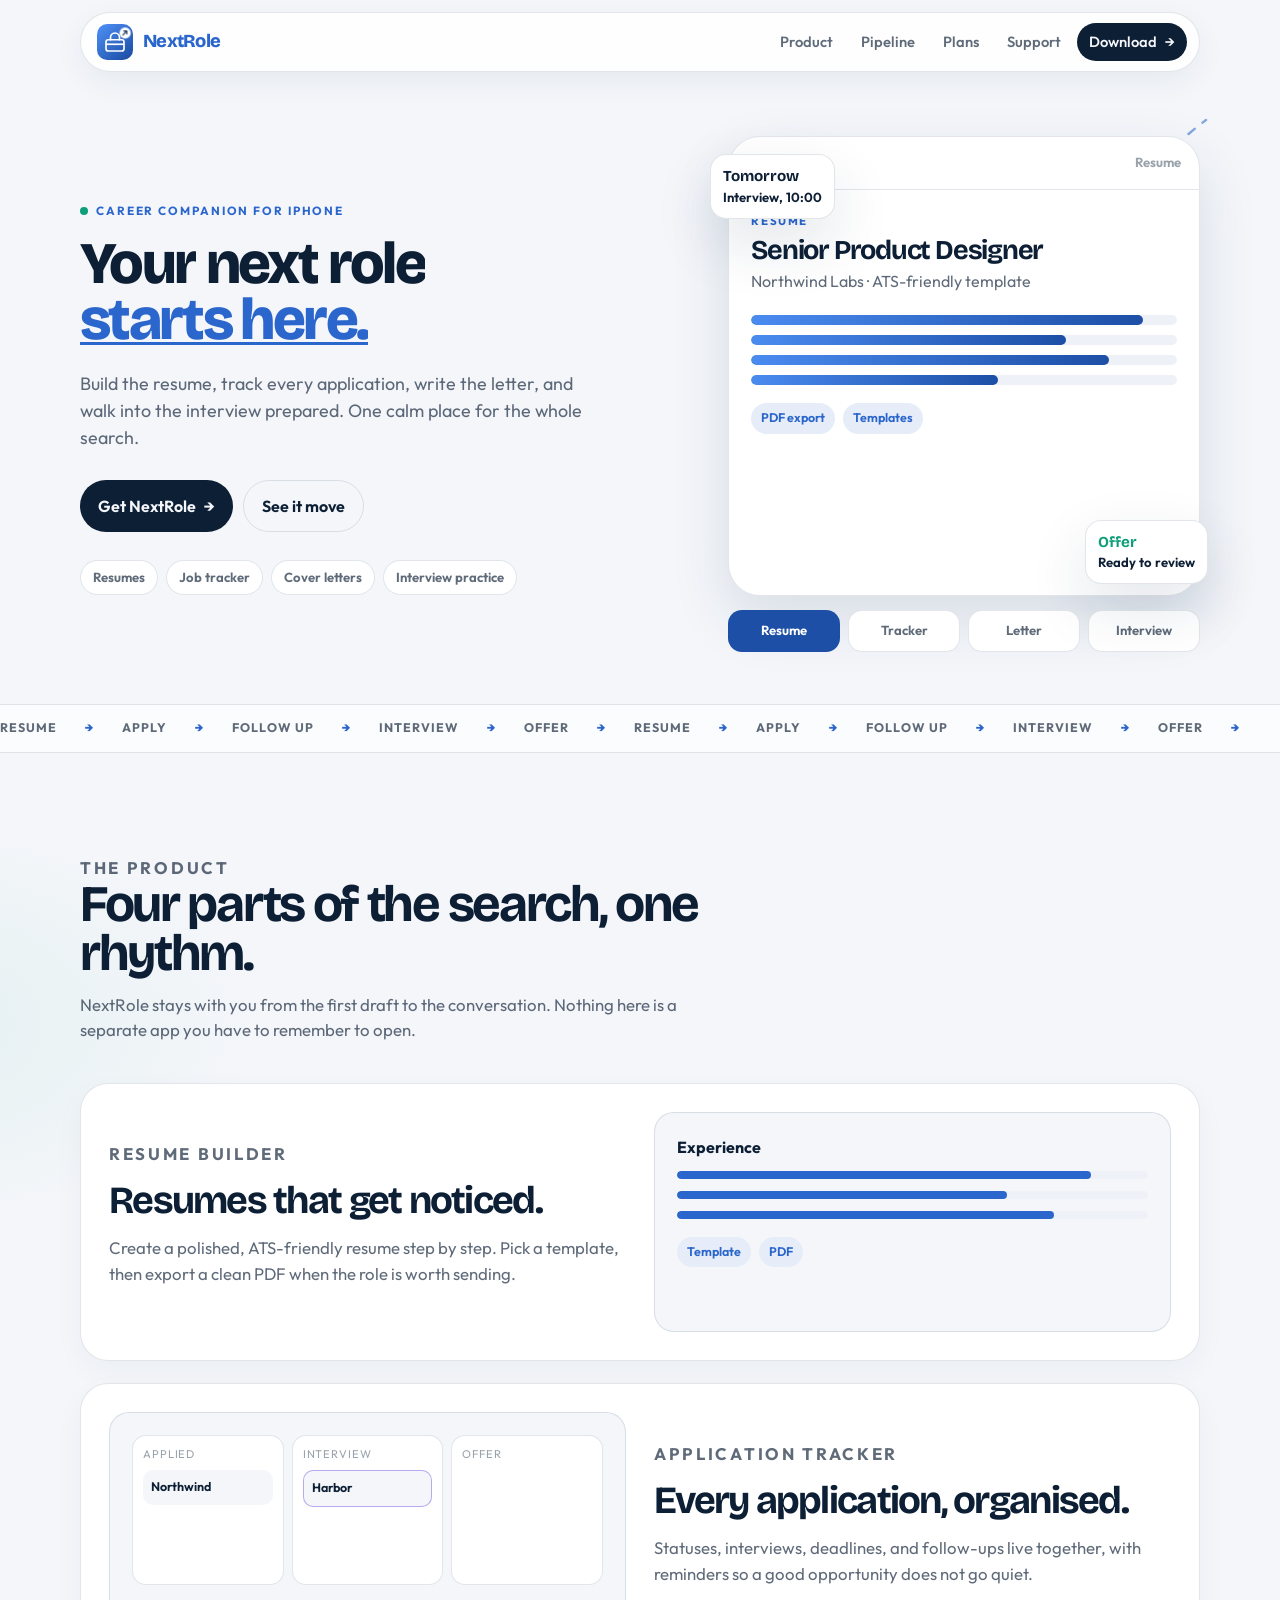
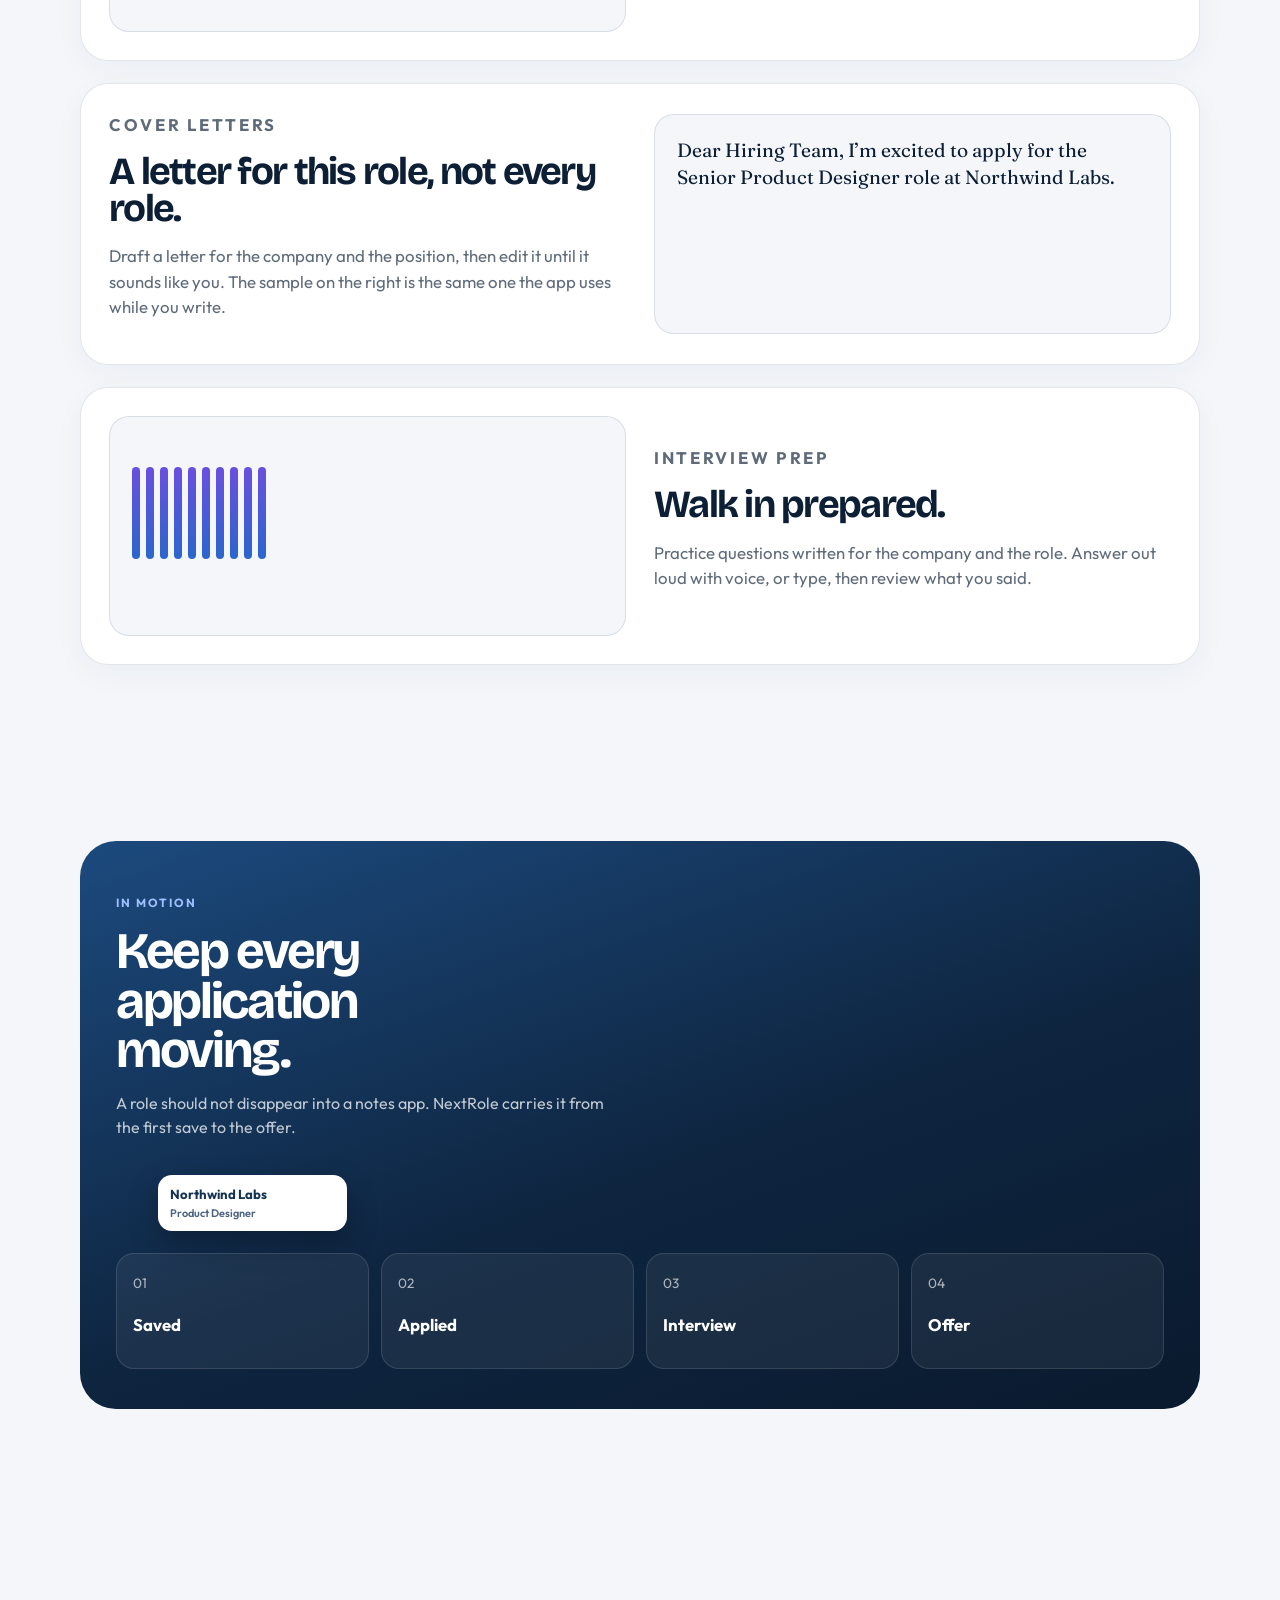
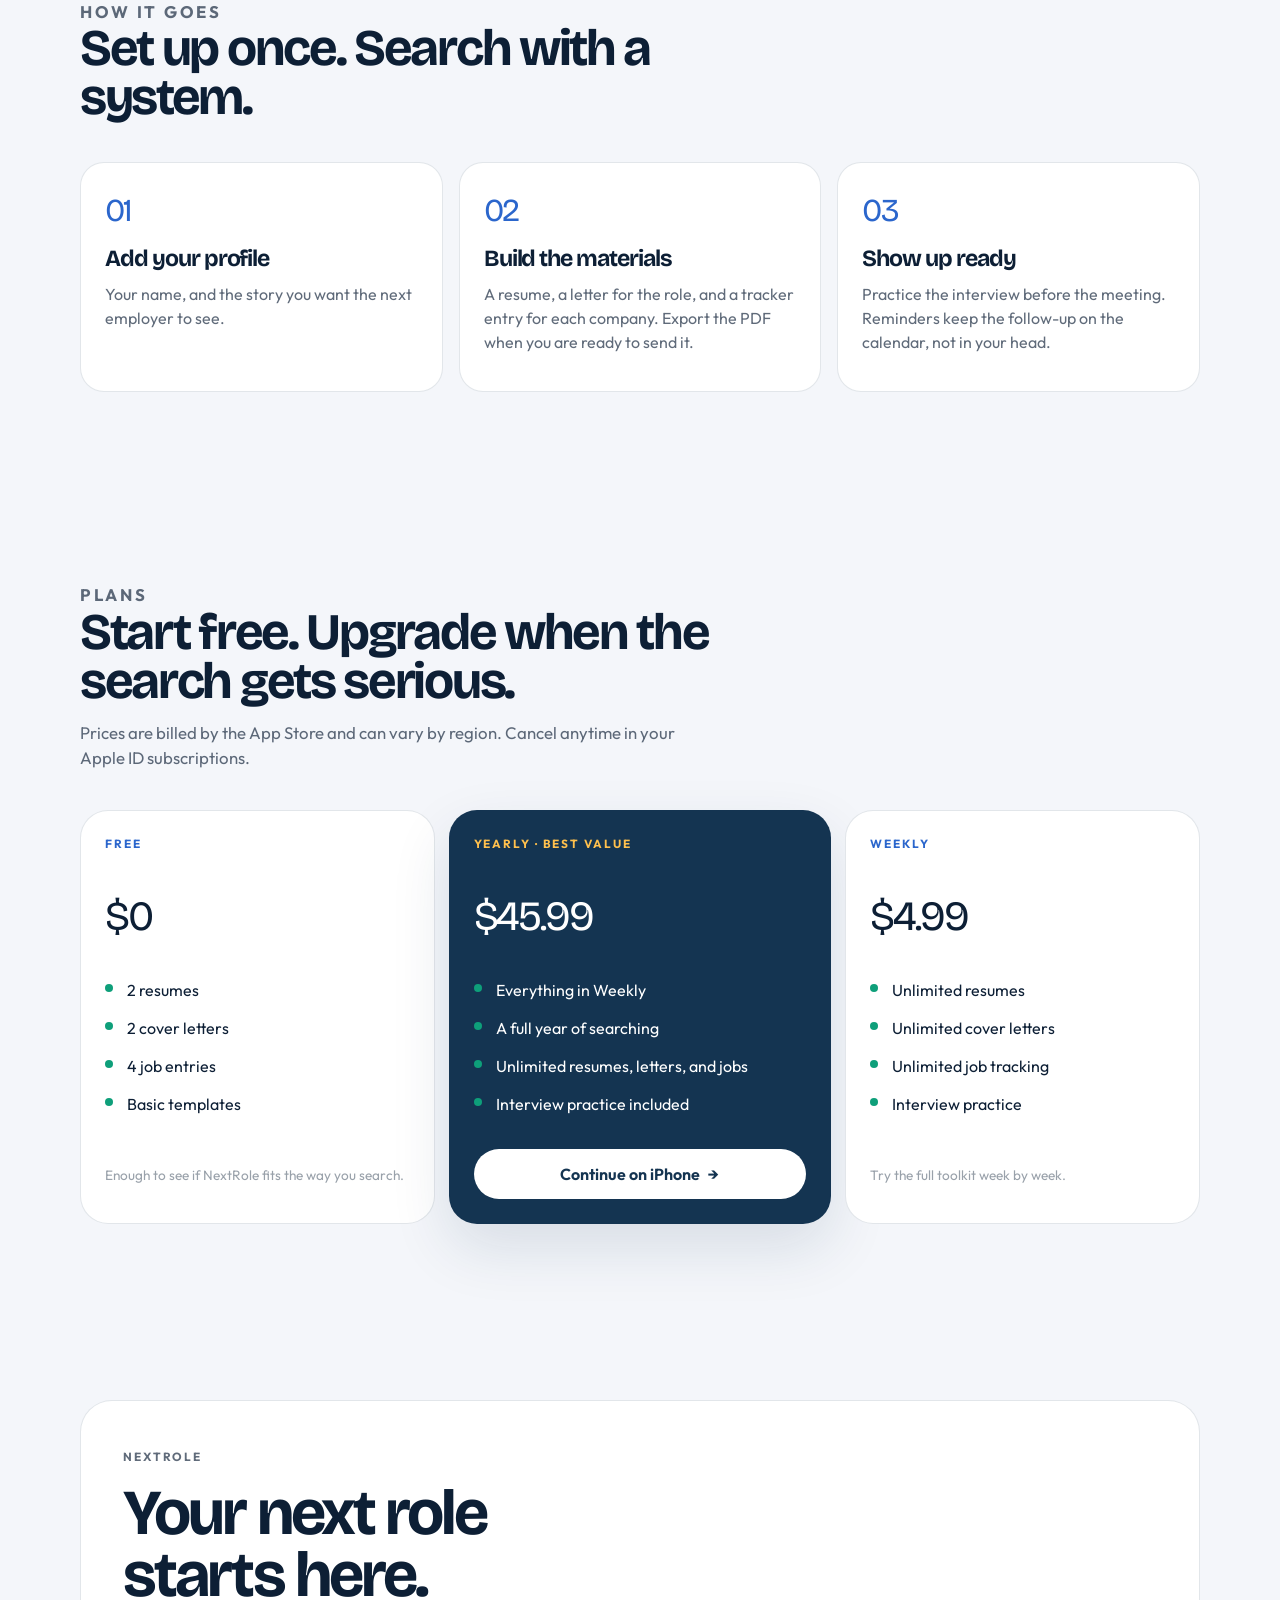
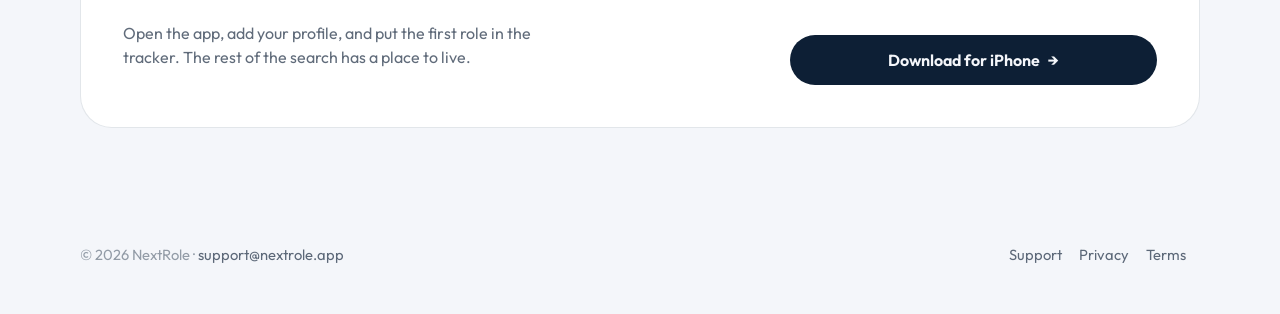
<file: index.html>
<!DOCTYPE html>
<html lang="en">
<head>
  <meta charset="UTF-8">
  <meta name="viewport" content="width=device-width, initial-scale=1.0">
  <title>NextRole — Your next role starts here</title>
  <meta name="description" content="NextRole is the iPhone career companion for resumes, job tracking, cover letters, and interview practice.">
  <meta name="theme-color" content="#0E2540">
  <link rel="icon" href="data:image/svg+xml,%3Csvg xmlns='http://www.w3.org/2000/svg' viewBox='0 0 64 64'%3E%3Crect width='64' height='64' rx='16' fill='%23306FD3'/%3E%3Cpath d='M22 26v-3a10 10 0 0 1 20 0v3' fill='none' stroke='white' stroke-width='3.5' stroke-linecap='round'/%3E%3Crect x='14' y='26' width='36' height='22' rx='5' fill='none' stroke='white' stroke-width='3.5'/%3E%3C/svg%3E">
  <link rel="preconnect" href="https://fonts.googleapis.com">
  <link rel="preconnect" href="https://fonts.gstatic.com" crossorigin>
  <link href="https://fonts.googleapis.com/css2?family=Bricolage+Grotesque:opsz,wght@12..96,560;12..96,700;12..96,800&family=Fraunces:opsz,wght@9..144,520&family=Outfit:wght@400;500;600;700&display=swap" rel="stylesheet">
  <script type="application/ld+json">
  {
    "@context": "https://schema.org",
    "@type": "SoftwareApplication",
    "name": "NextRole",
    "operatingSystem": "iOS",
    "applicationCategory": "BusinessApplication",
    "description": "Build resumes, track applications, write cover letters, and practice interviews.",
    "offers": { "@type": "Offer", "price": "0", "priceCurrency": "USD" },
    "url": "https://apps.apple.com/app/id6748329307"
  }
  </script>
  <style>
    :root {
      --canvas: #f4f6fa;
      --canvas-deep: #e7edf5;
      --surface: #ffffff;
      --surface-alt: #eef2f8;
      --ink: #0d1f35;
      --ink-2: rgba(13, 31, 53, 0.66);
      --ink-3: rgba(13, 31, 53, 0.42);
      --line: rgba(20, 52, 81, 0.12);
      --blue: #2b66cc;
      --blue-bright: #4a8bf0;
      --blue-deep: #1d4fa6;
      --navy: #143451;
      --hero-a: #1c4a7e;
      --hero-b: #0e2540;
      --hero-c: #0a1a2e;
      --mint: #0e9f7a;
      --amber: #b86e04;
      --violet: #6a4fe0;
      --shadow: 0 24px 60px rgba(20, 52, 81, 0.12);
      --radius: 24px;
      --ease: cubic-bezier(0.22, 1, 0.36, 1);
      --font-display: "Bricolage Grotesque", "Avenir Next", "Segoe UI", sans-serif;
      --font-body: "Outfit", "Segoe UI", sans-serif;
      --font-serif: "Fraunces", Georgia, serif;
      color-scheme: light dark;
    }

    @media (prefers-color-scheme: dark) {
      :root {
        --canvas: #080f1c;
        --canvas-deep: #050a14;
        --surface: #111b2c;
        --surface-alt: #18243a;
        --ink: #f1f5fb;
        --ink-2: rgba(241, 245, 251, 0.7);
        --ink-3: rgba(241, 245, 251, 0.46);
        --line: rgba(255, 255, 255, 0.12);
        --blue: #7aafff;
        --amber: #ffc04d;
        --mint: #45d8ae;
        --violet: #b3a4ff;
        --shadow: 0 24px 60px rgba(0, 0, 0, 0.45);
      }
    }

    * { box-sizing: border-box; }
    html { scroll-behavior: smooth; }
    body {
      margin: 0;
      font-family: var(--font-body);
      color: var(--ink);
      background:
        radial-gradient(900px 420px at 90% -10%, rgba(74, 139, 240, 0.16), transparent 60%),
        radial-gradient(700px 380px at -10% 20%, rgba(14, 159, 122, 0.08), transparent 55%),
        var(--canvas);
      line-height: 1.5;
    }
    img, svg { display: block; max-width: 100%; }
    a { color: inherit; }
    button, a { -webkit-tap-highlight-color: transparent; }
    :focus-visible {
      outline: 3px solid var(--blue);
      outline-offset: 3px;
    }

    .progress {
      position: fixed;
      top: 0;
      left: 0;
      height: 3px;
      width: 0;
      z-index: 40;
      background: linear-gradient(90deg, var(--blue-bright), var(--mint));
      transform-origin: left center;
    }

    .wrap {
      width: min(1120px, calc(100% - 40px));
      margin: 0 auto;
    }

    .nav {
      position: sticky;
      top: 0;
      z-index: 30;
      display: flex;
      align-items: center;
      justify-content: space-between;
      gap: 16px;
      width: min(1120px, calc(100% - 24px));
      margin: 12px auto 0;
      padding: 10px 12px 10px 16px;
      background: color-mix(in srgb, var(--surface) 84%, transparent);
      border: 1px solid var(--line);
      border-radius: 999px;
      backdrop-filter: blur(16px);
      box-shadow: 0 10px 30px rgba(20, 52, 81, 0.06);
    }
    .brand {
      display: flex;
      align-items: center;
      gap: 10px;
      text-decoration: none;
      font-family: var(--font-display);
      font-weight: 800;
      letter-spacing: -0.04em;
      font-size: 1.15rem;
    }
    .brand span:last-child { color: var(--blue); }
    .mark {
      width: 36px;
      height: 36px;
      flex: none;
    }
    .mark .badge {
      transform-origin: center;
      animation: pop 0.8s var(--ease) both;
    }
    .nav-links {
      display: flex;
      align-items: center;
      gap: 4px;
    }
    .nav-links a {
      text-decoration: none;
      font-size: 0.92rem;
      font-weight: 560;
      color: var(--ink-2);
      padding: 8px 12px;
      border-radius: 999px;
    }
    .nav-links a:hover { color: var(--ink); background: var(--surface-alt); }
    .nav-links a.btn-ink,
    .nav-links a.btn-ink:hover {
      color: var(--canvas);
      background: var(--ink);
    }
    .nav-toggle {
      display: none;
      border: 1px solid var(--line);
      background: var(--surface);
      color: var(--ink);
      border-radius: 999px;
      padding: 8px 14px;
      font: inherit;
      font-weight: 650;
    }

    .btn {
      display: inline-flex;
      align-items: center;
      justify-content: center;
      gap: 8px;
      text-decoration: none;
      border: 0;
      cursor: pointer;
      font: inherit;
      font-weight: 650;
      border-radius: 999px;
      padding: 13px 18px;
      transition: transform 0.35s var(--ease), background 0.3s ease;
    }
    .btn:hover { transform: translateY(-2px); }
    .btn-ink {
      background: var(--ink);
      color: var(--canvas);
    }
    .btn-ghost {
      background: transparent;
      color: var(--ink);
      border: 1px solid var(--line);
    }
    .btn .arrow { transition: transform 0.35s var(--ease); }
    .btn:hover .arrow { transform: translateX(4px); }

    .hero {
      display: grid;
      grid-template-columns: 1.12fr 0.88fr;
      gap: 48px;
      align-items: center;
      padding: 64px 0 28px;
    }
    .kicker {
      display: inline-flex;
      align-items: center;
      gap: 8px;
      margin: 0 0 16px;
      font-size: 0.74rem;
      font-weight: 700;
      letter-spacing: 0.16em;
      text-transform: uppercase;
      color: var(--blue);
    }
    .dot {
      width: 8px;
      height: 8px;
      border-radius: 50%;
      background: var(--mint);
      box-shadow: 0 0 0 0 rgba(14, 159, 122, 0.6);
      animation: ping 2.2s ease-out infinite;
    }
    h1, h2, h3 { font-family: var(--font-display); letter-spacing: -0.045em; line-height: 0.96; margin: 0; }
    h1 {
      font-size: clamp(2.9rem, 4.6vw, 4.35rem);
      font-weight: 800;
      max-width: none;
    }
    h1 .line { display: block; }
    .mask { display: inline-block; overflow: hidden; vertical-align: bottom; }
    .word {
      display: inline-block;
      transform: translateY(115%);
    }
    .hero.in .word { transform: none; transition: transform 0.85s var(--ease); }
    .hero.in .line:first-of-type .mask:nth-child(1) .word { transition-delay: 0.02s; }
    .hero.in .line:first-of-type .mask:nth-child(2) .word { transition-delay: 0.08s; }
    .hero.in .line:first-of-type .mask:nth-child(3) .word { transition-delay: 0.14s; }
    .hero.in .line:last-of-type .mask .word { transition-delay: 0.24s; }
    .accent {
      color: var(--blue);
      background-image: linear-gradient(currentColor, currentColor);
      background-repeat: no-repeat;
      background-position: 0 92%;
      background-size: 0 3px;
    }
    .hero.in .accent { background-size: 100% 3px; transition: background-size 0.7s var(--ease) 0.55s; }
    .lead {
      max-width: 42ch;
      margin: 22px 0 0;
      font-size: 1.12rem;
      color: var(--ink-2);
    }
    .hero-actions { display: flex; flex-wrap: wrap; gap: 10px; margin-top: 28px; }
    .pills { display: flex; flex-wrap: wrap; gap: 8px; margin-top: 28px; }
    .pill {
      font-size: 0.82rem;
      font-weight: 650;
      padding: 7px 12px;
      border-radius: 999px;
      background: var(--surface);
      border: 1px solid var(--line);
      color: var(--ink-2);
    }

    .stage { position: relative; min-height: 520px; }
    .path {
      position: absolute;
      width: 240px;
      height: 300px;
      right: -36px;
      top: -46px;
      z-index: 0;
      pointer-events: none;
    }
    .path path {
      fill: none;
      stroke: var(--blue);
      stroke-width: 2.5;
      stroke-dasharray: 8 10;
      stroke-linecap: round;
      opacity: 0.55;
      stroke-dashoffset: 420;
    }
    .hero.in .path path { animation: draw 2.4s var(--ease) 0.2s forwards; }
    .device {
      position: relative;
      z-index: 1;
      background: var(--surface);
      border: 1px solid var(--line);
      border-radius: 32px;
      box-shadow: var(--shadow);
      overflow: hidden;
      min-height: 460px;
    }
    .device-top {
      display: flex;
      align-items: center;
      justify-content: space-between;
      padding: 16px 18px;
      border-bottom: 1px solid var(--line);
      font-size: 0.82rem;
      font-weight: 650;
      color: var(--ink-3);
    }
    .screen { position: relative; height: 390px; }
    .scene {
      position: absolute;
      inset: 0;
      padding: 22px;
      opacity: 0;
      transform: translateY(16px) scale(0.985);
      transition: opacity 0.5s var(--ease), transform 0.55s var(--ease);
      pointer-events: none;
    }
    .device[data-scene="resume"] .scene-resume,
    .device[data-scene="tracker"] .scene-tracker,
    .device[data-scene="letter"] .scene-letter,
    .device[data-scene="interview"] .scene-interview {
      opacity: 1;
      transform: none;
      pointer-events: auto;
    }
    .doc-kicker { font-size: 0.72rem; letter-spacing: 0.14em; text-transform: uppercase; color: var(--blue); font-weight: 700; }
    .doc h3 { font-size: 1.7rem; margin-top: 8px; }
    .doc p { margin: 6px 0 0; color: var(--ink-2); }
    .lines { margin-top: 22px; display: grid; gap: 10px; }
    .line-bar {
      height: 10px;
      border-radius: 999px;
      background: var(--surface-alt);
      overflow: hidden;
      position: relative;
    }
    .line-bar i {
      display: block;
      height: 100%;
      width: 0;
      border-radius: inherit;
      background: linear-gradient(90deg, var(--blue-bright), var(--blue-deep));
    }
    .device[data-scene="resume"] .line-bar i { animation: fill 1.1s var(--ease) forwards; }
    .line-bar:nth-child(1) i { width: 92%; }
    .line-bar:nth-child(2) i { width: 74%; animation-delay: 0.12s; }
    .line-bar:nth-child(3) i { width: 84%; animation-delay: 0.22s; }
    .line-bar:nth-child(4) i { width: 58%; animation-delay: 0.32s; }
    .chips { display: flex; gap: 8px; margin-top: 18px; flex-wrap: wrap; }
    .chip {
      font-size: 0.78rem;
      font-weight: 650;
      padding: 6px 10px;
      border-radius: 999px;
      background: color-mix(in srgb, var(--blue) 12%, var(--surface));
      color: var(--blue);
    }

    .job {
      display: flex;
      align-items: center;
      justify-content: space-between;
      gap: 12px;
      padding: 14px 0;
      border-bottom: 1px solid var(--line);
    }
    .job strong { display: block; font-size: 0.98rem; }
    .job span { color: var(--ink-3); font-size: 0.82rem; }
    .status {
      font-size: 0.75rem;
      font-weight: 700;
      padding: 5px 9px;
      border-radius: 999px;
      white-space: nowrap;
    }
    .status.blue { color: var(--blue); background: color-mix(in srgb, var(--blue) 14%, var(--surface)); }
    .status.violet { color: var(--violet); background: color-mix(in srgb, var(--violet) 14%, var(--surface)); }
    .status.mint { color: var(--mint); background: color-mix(in srgb, var(--mint) 16%, var(--surface)); }
    .status.amber { color: var(--amber); background: color-mix(in srgb, var(--amber) 16%, var(--surface)); }
    .device[data-scene="tracker"] .job { animation: rise 0.6s var(--ease) both; }
    .device[data-scene="tracker"] .job:nth-child(2) { animation-delay: 0.08s; }
    .device[data-scene="tracker"] .job:nth-child(3) { animation-delay: 0.16s; }

    .letter {
      font-family: var(--font-serif);
      font-size: 1.12rem;
      line-height: 1.45;
      color: var(--ink);
    }
    .typed {
      display: inline;
      background: linear-gradient(var(--ink), var(--ink)) left / 0 100% no-repeat;
      -webkit-background-clip: text;
      background-clip: text;
      color: transparent;
    }
    .device[data-scene="letter"] .typed {
      animation: type 2.6s steps(42, end) forwards;
    }
    .caret {
      display: inline-block;
      width: 2px;
      height: 1em;
      background: var(--amber);
      margin-left: 2px;
      vertical-align: text-bottom;
      animation: blink 0.9s steps(1) infinite;
    }

    .question { font-family: var(--font-display); font-size: 1.55rem; letter-spacing: -0.04em; line-height: 1.05; }
    .wave {
      display: flex;
      align-items: flex-end;
      gap: 6px;
      height: 92px;
      margin-top: 28px;
    }
    .wave i {
      display: block;
      width: 8px;
      height: 100%;
      border-radius: 999px;
      background: linear-gradient(180deg, var(--violet), var(--blue));
      transform-origin: bottom;
      animation: bar 1.1s ease-in-out infinite;
    }
    .wave i:nth-child(odd) { animation-duration: 0.85s; }
    .listen {
      margin-top: 18px;
      color: var(--ink-2);
      font-weight: 600;
    }

    .scene-tabs {
      position: relative;
      z-index: 2;
      display: flex;
      gap: 8px;
      margin-top: 14px;
    }
    .scene-tabs button {
      flex: 1;
      border: 1px solid var(--line);
      background: var(--surface);
      color: var(--ink-2);
      border-radius: 14px;
      padding: 10px 8px;
      font: inherit;
      font-size: 0.82rem;
      font-weight: 650;
      cursor: pointer;
    }
    .scene-tabs button[aria-selected="true"] {
      color: white;
      background: #1d4fa6;
      border-color: transparent;
    }

    .float {
      position: absolute;
      z-index: 3;
      background: var(--surface);
      border: 1px solid var(--line);
      border-radius: 16px;
      padding: 10px 12px;
      box-shadow: var(--shadow);
      font-size: 0.82rem;
      font-weight: 650;
      animation: float 5.5s ease-in-out infinite;
    }
    .float b { display: block; font-family: var(--font-display); font-size: 0.95rem; }
    .float.one { top: 18px; left: -18px; }
    .float.two { right: -8px; bottom: 72px; animation-delay: -2s; }

    .marquee {
      overflow: hidden;
      border-block: 1px solid var(--line);
      background: color-mix(in srgb, var(--surface) 70%, transparent);
      margin-top: 20px;
    }
    .marquee-track {
      display: flex;
      gap: 28px;
      width: max-content;
      padding: 14px 0;
      animation: ticker 28s linear infinite;
      font-weight: 700;
      letter-spacing: 0.08em;
      text-transform: uppercase;
      font-size: 0.78rem;
      color: var(--ink-2);
    }
    .marquee b { color: var(--blue); font-weight: 800; }

    section { padding: 88px 0; }
    .section-head { max-width: 640px; margin-bottom: 40px; }
    .section-head h2 { font-size: clamp(2.2rem, 4vw, 3.5rem); }
    .section-head p { margin: 14px 0 0; color: var(--ink-2); font-size: 1.05rem; }

    .chapters { display: grid; gap: 22px; }
    .chapter {
      display: grid;
      grid-template-columns: 1fr 1fr;
      gap: 28px;
      align-items: center;
      background: var(--surface);
      border: 1px solid var(--line);
      border-radius: 28px;
      padding: 28px;
      box-shadow: 0 10px 30px rgba(20, 52, 81, 0.04);
    }
    .chapter h3 { font-size: clamp(1.8rem, 3vw, 2.5rem); }
    .chapter p { color: var(--ink-2); font-size: 1.05rem; }
    .mini {
      background: var(--canvas);
      border-radius: 20px;
      min-height: 220px;
      padding: 22px;
      border: 1px solid var(--line);
      overflow: hidden;
    }
    .grow {
      height: 8px;
      border-radius: 99px;
      background: var(--surface-alt);
      margin-top: 12px;
      overflow: hidden;
    }
    .grow span {
      display: block;
      height: 100%;
      width: 0;
      background: var(--blue);
      border-radius: inherit;
    }
    .chapter.in .grow span { animation: fill 1.2s var(--ease) forwards; }
    .board {
      display: grid;
      grid-template-columns: repeat(3, 1fr);
      gap: 8px;
    }
    .col {
      background: var(--surface);
      border-radius: 14px;
      padding: 10px;
      min-height: 150px;
      border: 1px solid var(--line);
    }
    .col em { display: block; font-style: normal; font-size: 0.7rem; letter-spacing: 0.08em; text-transform: uppercase; color: var(--ink-3); margin-bottom: 8px; }
    .cardlet {
      background: var(--canvas);
      border-radius: 10px;
      padding: 8px;
      font-size: 0.78rem;
      font-weight: 650;
      margin-bottom: 8px;
    }
    .cardlet.live {
      border: 1px solid color-mix(in srgb, var(--violet) 45%, transparent);
      animation: rise 0.8s var(--ease) both;
    }
    .serif-snippet {
      font-family: var(--font-serif);
      font-size: 1.2rem;
      line-height: 1.4;
    }

    .pipeline {
      background: linear-gradient(160deg, var(--hero-a), var(--hero-b) 55%, var(--hero-c));
      color: white;
      border-radius: 36px;
      padding: 48px 36px 40px;
      position: relative;
      overflow: hidden;
    }
    .pipeline .kicker { color: #9ec0ff; }
    .pipeline h2 { font-size: clamp(2.2rem, 4vw, 3.4rem); max-width: 12ch; }
    .pipeline .sub { color: rgba(255,255,255,0.74); max-width: 46ch; }
    .rail {
      position: relative;
      margin-top: 36px;
      display: grid;
      grid-template-columns: repeat(4, 1fr);
      gap: 12px;
      padding-top: 78px;
    }
    .station {
      position: relative;
      z-index: 1;
      background: rgba(255,255,255,0.06);
      border: 1px solid rgba(255,255,255,0.12);
      border-radius: 18px;
      padding: 16px;
      min-height: 116px;
    }
    .station strong { display: block; margin-top: 18px; font-size: 1.05rem; }
    .station span { color: rgba(255,255,255,0.65); font-size: 0.85rem; }
    .mover {
      position: absolute;
      top: 0;
      left: 4%;
      width: 18%;
      background: white;
      color: var(--navy);
      border-radius: 14px;
      padding: 10px 12px;
      font-weight: 700;
      font-size: 0.82rem;
      box-shadow: 0 12px 30px rgba(0,0,0,0.25);
      z-index: 2;
      animation: travel 8s var(--ease) infinite;
    }
    .mover small { display: block; font-weight: 600; color: #4d6480; }

    .steps { display: grid; grid-template-columns: repeat(3, 1fr); gap: 16px; }
    .step {
      padding: 24px;
      border-radius: 24px;
      background: var(--surface);
      border: 1px solid var(--line);
      min-height: 230px;
    }
    .num {
      font-family: var(--font-display);
      font-size: 2rem;
      color: var(--blue);
      letter-spacing: -0.05em;
    }
    .step h3 { font-size: 1.45rem; margin: 12px 0; }
    .step p { margin: 0; color: var(--ink-2); }

    .plans { display: grid; grid-template-columns: 1fr 1.08fr 1fr; gap: 14px; align-items: stretch; }
    .plan {
      background: var(--surface);
      border: 1px solid var(--line);
      border-radius: 28px;
      padding: 24px;
      display: flex;
      flex-direction: column;
      gap: 8px;
    }
    .plan.featured {
      background: #143451;
      color: white;
      transform: translateY(-10px);
      box-shadow: var(--shadow);
    }
    .plan .price {
      font-family: var(--font-display);
      font-size: 2.6rem;
      letter-spacing: -0.05em;
      margin: 8px 0;
    }
    .plan ul { margin: 8px 0 18px; padding: 0; list-style: none; color: inherit; }
    .plan li { padding: 7px 0 7px 22px; position: relative; }
    .plan li::before {
      content: "";
      position: absolute;
      left: 0;
      top: 13px;
      width: 8px;
      height: 8px;
      border-radius: 50%;
      background: var(--mint);
    }
    .plan .fine { color: var(--ink-3); font-size: 0.85rem; margin-top: auto; }
    .plan.featured .fine { color: rgba(255,255,255,0.65); }
    .plan.featured .btn-ink { background: white; color: var(--navy); }

    .close {
      display: grid;
      grid-template-columns: 1.4fr 0.8fr;
      gap: 24px;
      align-items: end;
      background: var(--surface);
      border-radius: 32px;
      padding: 42px;
      border: 1px solid var(--line);
      overflow: hidden;
      position: relative;
    }
    .close h2 { font-size: clamp(2.4rem, 5vw, 4rem); max-width: 10ch; }
    .close p { color: var(--ink-2); max-width: 42ch; }

    footer {
      display: flex;
      justify-content: space-between;
      gap: 18px;
      flex-wrap: wrap;
      padding: 28px 0 48px;
      color: var(--ink-3);
      font-size: 0.92rem;
    }
    footer a { color: var(--ink-2); text-decoration: none; margin-right: 14px; }
    footer a:hover { color: var(--blue); }

    .reveal {
      opacity: 0;
      transform: translateY(28px);
    }
    .reveal.in {
      opacity: 1;
      transform: none;
      transition: opacity 0.8s var(--ease), transform 0.8s var(--ease);
    }

    @keyframes pop {
      0% { transform: scale(0); }
      70% { transform: scale(1.08); }
      100% { transform: scale(1); }
    }
    @keyframes ping {
      0% { box-shadow: 0 0 0 0 rgba(14, 159, 122, 0.55); }
      100% { box-shadow: 0 0 0 12px rgba(14, 159, 122, 0); }
    }
    @keyframes draw { to { stroke-dashoffset: 0; } }
    @keyframes ride {
      0% { offset-distance: 0%; }
      100% { offset-distance: 100%; }
    }
    @keyframes fill { to { width: var(--w, 80%); } }
    @keyframes rise {
      from { opacity: 0; transform: translateY(10px); }
      to { opacity: 1; transform: none; }
    }
    @keyframes type { to { background-size: 100% 100%; } }
    @keyframes blink { 50% { opacity: 0; } }
    @keyframes bar {
      0%, 100% { transform: scaleY(0.28); }
      50% { transform: scaleY(1); }
    }
    @keyframes float {
      0%, 100% { transform: translateY(0); }
      50% { transform: translateY(-8px); }
    }
    @keyframes ticker {
      from { transform: translateX(0); }
      to { transform: translateX(-50%); }
    }
    @keyframes hop {
      0%, 18% { transform: translateX(0); }
      32%, 50% { transform: translateX(calc(100% + 8px)); }
      64%, 82% { transform: translateX(calc(200% + 16px)); }
      100% { transform: translateX(0); }
    }
    @keyframes travel {
      0%, 15% { left: 3%; }
      30%, 45% { left: 27%; }
      60%, 75% { left: 52%; }
      88%, 100% { left: 76%; }
    }

    @media (max-width: 900px) {
      .hero, .chapter, .steps, .plans, .close, .rail { grid-template-columns: 1fr; }
      .plan.featured { transform: none; }
      .nav-toggle { display: inline-flex; }
      .nav-links {
        display: none;
        position: absolute;
        top: calc(100% + 8px);
        left: 0;
        right: 0;
        flex-direction: column;
        align-items: stretch;
        padding: 10px;
        background: var(--surface);
        border: 1px solid var(--line);
        border-radius: 20px;
        box-shadow: var(--shadow);
      }
      .nav-links.open { display: flex; }
      .nav { position: sticky; }
      .float, .mover, .path { display: none; }
      .stage { min-height: 0; }
      .chapter > .mini { order: 2; }
      .chapter > div:not(.mini) { order: 1; }
      .rail { grid-template-columns: 1fr 1fr; }
      h1 { max-width: none; }
      section { padding: 64px 0; }
    }

    @media (prefers-reduced-motion: reduce) {
      *, *::before, *::after {
        animation: none !important;
        transition: none !important;
        scroll-behavior: auto !important;
      }
      .word { transform: none; }
      .reveal { opacity: 1; transform: none; }
      .typed { color: var(--ink); background: none; }
      .line-bar i, .grow span { width: 80%; }
    }
  </style>
</head>
<body>
  <div class="progress" id="progress"></div>
  <header class="nav">
    <a class="brand" href="#top" aria-label="NextRole home">
      <svg class="mark" viewBox="0 0 64 64" aria-hidden="true">
        <defs>
          <linearGradient id="g" x1="8" y1="4" x2="58" y2="60" gradientUnits="userSpaceOnUse">
            <stop stop-color="#4A8BF0"/>
            <stop offset="1" stop-color="#1D4FA6"/>
          </linearGradient>
        </defs>
        <rect width="64" height="64" rx="18" fill="url(#g)"/>
        <path d="M24 28v-4a8 8 0 0 1 16 0v4" fill="none" stroke="#fff" stroke-width="3" stroke-linecap="round"/>
        <rect x="16" y="28" width="32" height="20" rx="4" fill="none" stroke="#fff" stroke-width="3"/>
        <path d="M16 36h32" stroke="#fff" stroke-width="3"/>
        <g class="badge">
          <circle cx="50" cy="16" r="10" fill="#fff"/>
          <path d="M46 19.5 53 12.5M53 12.5h-5.2M53 12.5v5.2" fill="none" stroke="#143451" stroke-width="2" stroke-linecap="round" stroke-linejoin="round"/>
        </g>
      </svg>
      <span>Next<span>Role</span></span>
    </a>
    <button class="nav-toggle" id="navToggle" aria-expanded="false" aria-controls="navLinks">Menu</button>
    <nav class="nav-links" id="navLinks">
      <a href="#product">Product</a>
      <a href="#pipeline">Pipeline</a>
      <a href="#plans">Plans</a>
      <a href="support.html">Support</a>
      <a class="btn btn-ink" href="https://apps.apple.com/app/id6748329307">Download <span class="arrow" aria-hidden="true">→</span></a>
    </nav>
  </header>

  <main id="top">
    <div class="wrap hero" id="hero">
      <div>
        <p class="kicker"><span class="dot" aria-hidden="true"></span> Career companion for iPhone</p>
        <h1>
          <span class="line"><span class="mask"><span class="word">Your</span></span> <span class="mask"><span class="word">next</span></span> <span class="mask"><span class="word">role</span></span></span>
          <span class="line"><span class="mask"><span class="word accent">starts here.</span></span></span>
        </h1>
        <p class="lead">Build the resume, track every application, write the letter, and walk into the interview prepared. One calm place for the whole search.</p>
        <div class="hero-actions">
          <a class="btn btn-ink" href="https://apps.apple.com/app/id6748329307">Get NextRole <span class="arrow" aria-hidden="true">→</span></a>
          <a class="btn btn-ghost" href="#product">See it move</a>
        </div>
        <div class="pills" aria-label="What NextRole includes">
          <span class="pill">Resumes</span>
          <span class="pill">Job tracker</span>
          <span class="pill">Cover letters</span>
          <span class="pill">Interview practice</span>
        </div>
      </div>

      <div class="stage">
        <svg class="path" viewBox="0 0 240 300" aria-hidden="true">
          <path d="M20 270 C 80 250, 90 120, 210 30"/>
        </svg>
        <aside class="float one"><b>Tomorrow</b> Interview, 10:00</aside>
        <aside class="float two"><b style="color:#0E9F7A">Offer</b> Ready to review</aside>
        <div class="device" id="device" data-scene="resume">
          <div class="device-top">
            <span>NextRole</span>
            <span id="sceneLabel">Resume</span>
          </div>
          <div class="screen">
            <article class="scene scene-resume doc">
              <div class="doc-kicker">Resume</div>
              <h3>Senior Product Designer</h3>
              <p>Northwind Labs · ATS-friendly template</p>
              <div class="lines" aria-hidden="true">
                <div class="line-bar"><i style="--w:92%"></i></div>
                <div class="line-bar"><i style="--w:74%"></i></div>
                <div class="line-bar"><i style="--w:84%"></i></div>
                <div class="line-bar"><i style="--w:58%"></i></div>
              </div>
              <div class="chips">
                <span class="chip">PDF export</span>
                <span class="chip">Templates</span>
              </div>
            </article>
            <article class="scene scene-tracker">
              <div class="doc-kicker">Tracker</div>
              <div class="job"><div><strong>Northwind Labs</strong><span>Product Designer</span></div><span class="status violet">Interview</span></div>
              <div class="job"><div><strong>Harbor Studio</strong><span>Product Designer</span></div><span class="status blue">Applied</span></div>
              <div class="job"><div><strong>Fieldwork</strong><span>Design Lead</span></div><span class="status mint">Offer</span></div>
              <div class="job"><div><strong>Paper &amp; Co</strong><span>Brand Designer</span></div><span class="status amber">Follow-up</span></div>
            </article>
            <article class="scene scene-letter">
              <div class="doc-kicker">Cover letter</div>
              <p class="letter"><span class="typed">Dear Hiring Team, I’m excited to apply for the Senior Product Designer role at Northwind Labs.</span><span class="caret" aria-hidden="true"></span></p>
            </article>
            <article class="scene scene-interview">
              <div class="doc-kicker">Interview</div>
              <p class="question">Tell us about a product you shipped.</p>
              <div class="wave" aria-hidden="true">
                <i style="animation-delay:.0s"></i><i style="animation-delay:.1s"></i><i style="animation-delay:.2s"></i><i style="animation-delay:.05s"></i><i style="animation-delay:.18s"></i><i style="animation-delay:.12s"></i><i style="animation-delay:.22s"></i><i style="animation-delay:.08s"></i><i style="animation-delay:.16s"></i><i style="animation-delay:.04s"></i><i style="animation-delay:.2s"></i><i style="animation-delay:.11s"></i>
              </div>
              <p class="listen">Speak your answer, or type it.</p>
            </article>
          </div>
        </div>
        <div class="scene-tabs" role="tablist" aria-label="Product scenes">
          <button role="tab" id="tab-resume" aria-selected="true" aria-controls="device">Resume</button>
          <button role="tab" id="tab-tracker" aria-selected="false" aria-controls="device">Tracker</button>
          <button role="tab" id="tab-letter" aria-selected="false" aria-controls="device">Letter</button>
          <button role="tab" id="tab-interview" aria-selected="false" aria-controls="device">Interview</button>
        </div>
      </div>
    </div>

    <div class="marquee" aria-hidden="true">
      <div class="marquee-track">
        <span>Resume</span><b>→</b><span>Apply</span><b>→</b><span>Follow up</span><b>→</b><span>Interview</span><b>→</b><span>Offer</span><b>→</b>
        <span>Resume</span><b>→</b><span>Apply</span><b>→</b><span>Follow up</span><b>→</b><span>Interview</span><b>→</b><span>Offer</span><b>→</b>
      </div>
    </div>

    <section id="product">
      <div class="wrap">
        <div class="section-head reveal">
          <p class="kicker">The product</p>
          <h2>Four parts of the search, one rhythm.</h2>
          <p>NextRole stays with you from the first draft to the conversation. Nothing here is a separate app you have to remember to open.</p>
        </div>
        <div class="chapters">
          <article class="chapter reveal">
            <div>
              <p class="kicker">Resume builder</p>
              <h3>Resumes that get noticed.</h3>
              <p>Create a polished, ATS-friendly resume step by step. Pick a template, then export a clean PDF when the role is worth sending.</p>
            </div>
            <div class="mini" aria-hidden="true">
              <strong>Experience</strong>
              <div class="grow"><span style="--w:88%"></span></div>
              <div class="grow"><span style="--w:70%"></span></div>
              <div class="grow"><span style="--w:80%"></span></div>
              <div class="chips"><span class="chip">Template</span><span class="chip">PDF</span></div>
            </div>
          </article>
          <article class="chapter reveal">
            <div class="mini" aria-hidden="true">
              <div class="board">
                <div class="col"><em>Applied</em><div class="cardlet">Northwind</div></div>
                <div class="col"><em>Interview</em><div class="cardlet live">Harbor</div></div>
                <div class="col"><em>Offer</em></div>
              </div>
            </div>
            <div>
              <p class="kicker">Application tracker</p>
              <h3>Every application, organised.</h3>
              <p>Statuses, interviews, deadlines, and follow-ups live together, with reminders so a good opportunity does not go quiet.</p>
            </div>
          </article>
          <article class="chapter reveal">
            <div>
              <p class="kicker">Cover letters</p>
              <h3>A letter for this role, not every role.</h3>
              <p>Draft a letter for the company and the position, then edit it until it sounds like you. The sample on the right is the same one the app uses while you write.</p>
            </div>
            <div class="mini serif-snippet">Dear Hiring Team, I’m excited to apply for the Senior Product Designer role at Northwind Labs.</div>
          </article>
          <article class="chapter reveal">
            <div class="mini" aria-hidden="true">
              <div class="wave">
                <i></i><i></i><i></i><i></i><i></i><i></i><i></i><i></i><i></i><i></i>
              </div>
            </div>
            <div>
              <p class="kicker">Interview prep</p>
              <h3>Walk in prepared.</h3>
              <p>Practice questions written for the company and the role. Answer out loud with voice, or type, then review what you said.</p>
            </div>
          </article>
        </div>
      </div>
    </section>

    <section id="pipeline">
      <div class="wrap">
        <div class="pipeline reveal">
          <p class="kicker">In motion</p>
          <h2>Keep every application moving.</h2>
          <p class="sub">A role should not disappear into a notes app. NextRole carries it from the first save to the offer.</p>
          <div class="rail" aria-hidden="true">
            <div class="mover">Northwind Labs<small>Product Designer</small></div>
            <div class="station"><span>01</span><strong>Saved</strong></div>
            <div class="station"><span>02</span><strong>Applied</strong></div>
            <div class="station"><span>03</span><strong>Interview</strong></div>
            <div class="station"><span>04</span><strong>Offer</strong></div>
          </div>
        </div>
      </div>
    </section>

    <section id="journey">
      <div class="wrap">
        <div class="section-head reveal">
          <p class="kicker">How it goes</p>
          <h2>Set up once. Search with a system.</h2>
        </div>
        <div class="steps">
          <article class="step reveal">
            <div class="num">01</div>
            <h3>Add your profile</h3>
            <p>Your name, and the story you want the next employer to see.</p>
          </article>
          <article class="step reveal">
            <div class="num">02</div>
            <h3>Build the materials</h3>
            <p>A resume, a letter for the role, and a tracker entry for each company. Export the PDF when you are ready to send it.</p>
          </article>
          <article class="step reveal">
            <div class="num">03</div>
            <h3>Show up ready</h3>
            <p>Practice the interview before the meeting. Reminders keep the follow-up on the calendar, not in your head.</p>
          </article>
        </div>
      </div>
    </section>

    <section id="plans">
      <div class="wrap">
        <div class="section-head reveal">
          <p class="kicker">Plans</p>
          <h2>Start free. Upgrade when the search gets serious.</h2>
          <p>Prices are billed by the App Store and can vary by region. Cancel anytime in your Apple ID subscriptions.</p>
        </div>
        <div class="plans">
          <article class="plan reveal">
            <p class="kicker">Free</p>
            <div class="price">$0</div>
            <ul>
              <li>2 resumes</li>
              <li>2 cover letters</li>
              <li>4 job entries</li>
              <li>Basic templates</li>
            </ul>
            <p class="fine">Enough to see if NextRole fits the way you search.</p>
          </article>
          <article class="plan featured reveal">
            <p class="kicker" style="color:#ffc04d">Yearly · best value</p>
            <div class="price">$45.99</div>
            <ul>
              <li>Everything in Weekly</li>
              <li>A full year of searching</li>
              <li>Unlimited resumes, letters, and jobs</li>
              <li>Interview practice included</li>
            </ul>
            <a class="btn btn-ink" href="https://apps.apple.com/app/id6748329307">Continue on iPhone <span class="arrow">→</span></a>
          </article>
          <article class="plan reveal">
            <p class="kicker">Weekly</p>
            <div class="price">$4.99</div>
            <ul>
              <li>Unlimited resumes</li>
              <li>Unlimited cover letters</li>
              <li>Unlimited job tracking</li>
              <li>Interview practice</li>
            </ul>
            <p class="fine">Try the full toolkit week by week.</p>
          </article>
        </div>
      </div>
    </section>

    <section>
      <div class="wrap">
        <div class="close reveal">
          <div>
            <p class="kicker">NextRole</p>
            <h2>Your next role starts here.</h2>
            <p>Open the app, add your profile, and put the first role in the tracker. The rest of the search has a place to live.</p>
          </div>
          <a class="btn btn-ink" href="https://apps.apple.com/app/id6748329307">Download for iPhone <span class="arrow">→</span></a>
        </div>
      </div>
    </section>
  </main>

  <footer class="wrap">
    <div>© 2026 NextRole · <a href="mailto:support@nextrole.app">support@nextrole.app</a></div>
    <div>
      <a href="support.html">Support</a>
      <a href="privacy.html">Privacy</a>
      <a href="terms.html">Terms</a>
    </div>
  </footer>

  <script>
    const hero = document.getElementById("hero");
    requestAnimationFrame(() => hero.classList.add("in"));

    const reveals = document.querySelectorAll(".reveal");
    const io = new IntersectionObserver((entries) => {
      entries.forEach((entry) => {
        if (entry.isIntersecting) entry.target.classList.add("in");
      });
    }, { threshold: 0.18 });
    reveals.forEach((el) => io.observe(el));

    const progress = document.getElementById("progress");
    const onScroll = () => {
      const max = document.documentElement.scrollHeight - window.innerHeight;
      progress.style.width = (max > 0 ? (window.scrollY / max) * 100 : 0) + "%";
    };
    document.addEventListener("scroll", onScroll, { passive: true });
    onScroll();

    const toggle = document.getElementById("navToggle");
    const links = document.getElementById("navLinks");
    toggle.addEventListener("click", () => {
      const open = links.classList.toggle("open");
      toggle.setAttribute("aria-expanded", open ? "true" : "false");
      toggle.textContent = open ? "Close" : "Menu";
    });
    links.querySelectorAll("a").forEach((link) => {
      link.addEventListener("click", () => {
        links.classList.remove("open");
        toggle.setAttribute("aria-expanded", "false");
        toggle.textContent = "Menu";
      });
    });

    const device = document.getElementById("device");
    const label = document.getElementById("sceneLabel");
    const tabs = [...document.querySelectorAll(".scene-tabs button")];
    const scenes = ["resume", "tracker", "letter", "interview"];
    const names = { resume: "Resume", tracker: "Tracker", letter: "Cover letter", interview: "Interview" };
    let sceneIndex = 0;
    let timer;
    const reduced = window.matchMedia("(prefers-reduced-motion: reduce)").matches;

    function showScene(name) {
      device.dataset.scene = name;
      label.textContent = names[name];
      tabs.forEach((tab) => {
        const selected = tab.id === "tab-" + name;
        tab.setAttribute("aria-selected", selected ? "true" : "false");
      });
      const scene = device.querySelector(".scene-" + name);
      scene.querySelectorAll(".line-bar i, .typed, .job").forEach((el) => {
        el.style.animation = "none";
        void el.offsetWidth;
        el.style.animation = "";
      });
    }

    function startAutoplay() {
      if (reduced) return;
      clearInterval(timer);
      timer = setInterval(() => {
        sceneIndex = (sceneIndex + 1) % scenes.length;
        showScene(scenes[sceneIndex]);
      }, 3400);
    }

    tabs.forEach((tab, index) => {
      tab.addEventListener("click", () => {
        sceneIndex = index;
        showScene(scenes[index]);
        startAutoplay();
      });
    });
    startAutoplay();
    document.addEventListener("visibilitychange", () => {
      if (document.hidden) clearInterval(timer);
      else startAutoplay();
    });
  </script>
</body>
</html>
</file>
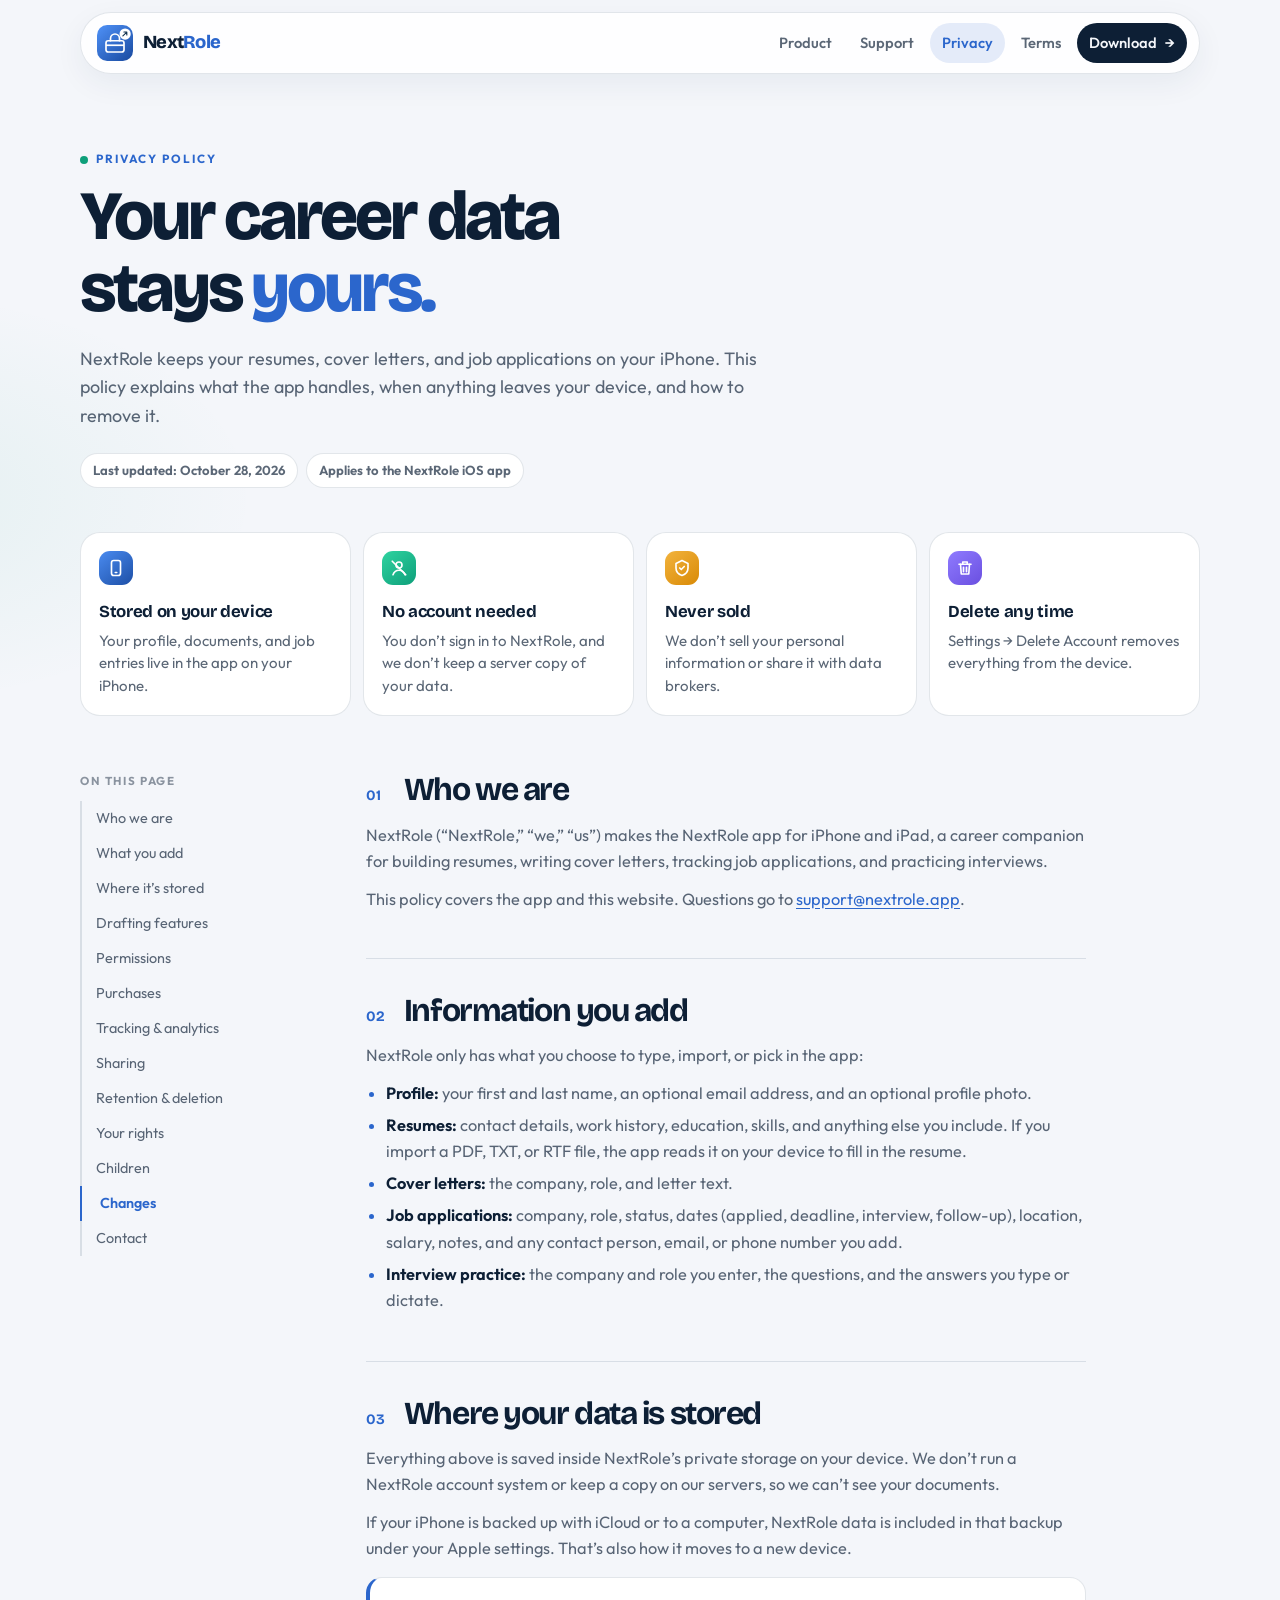
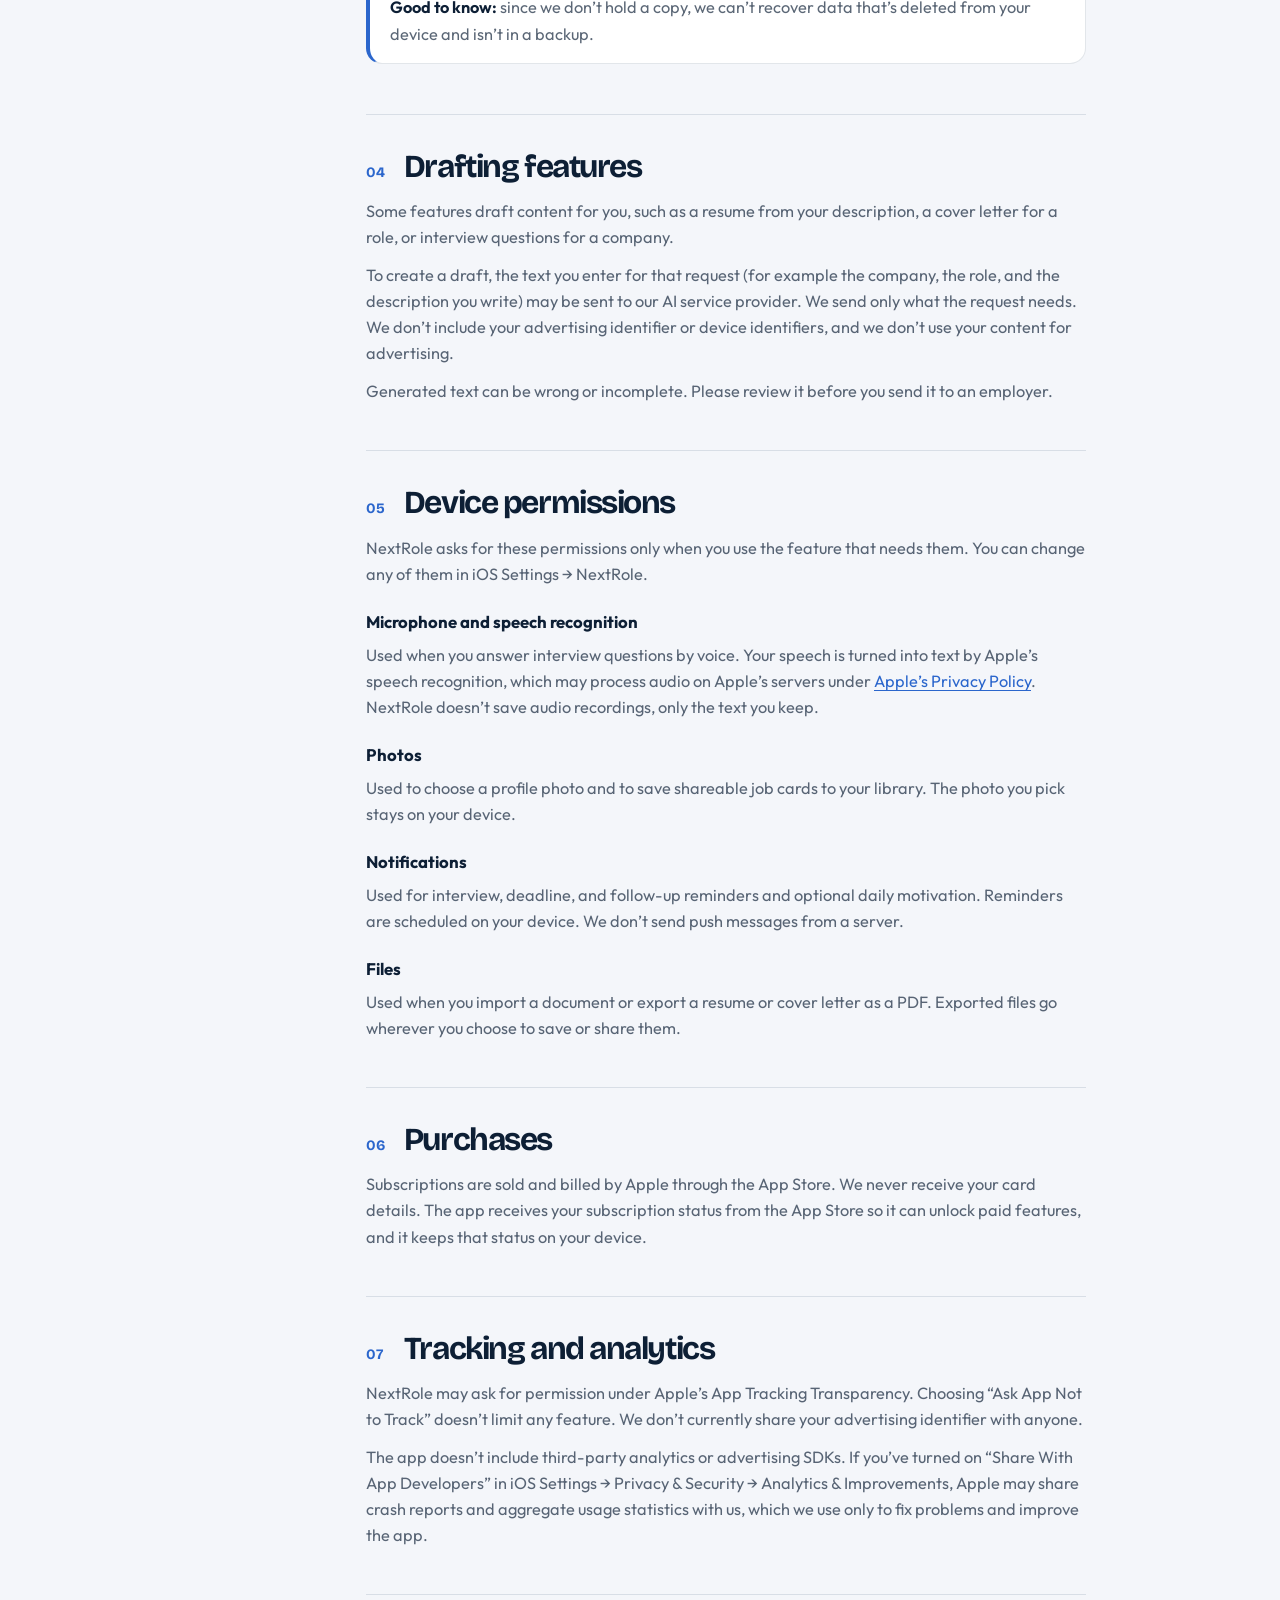
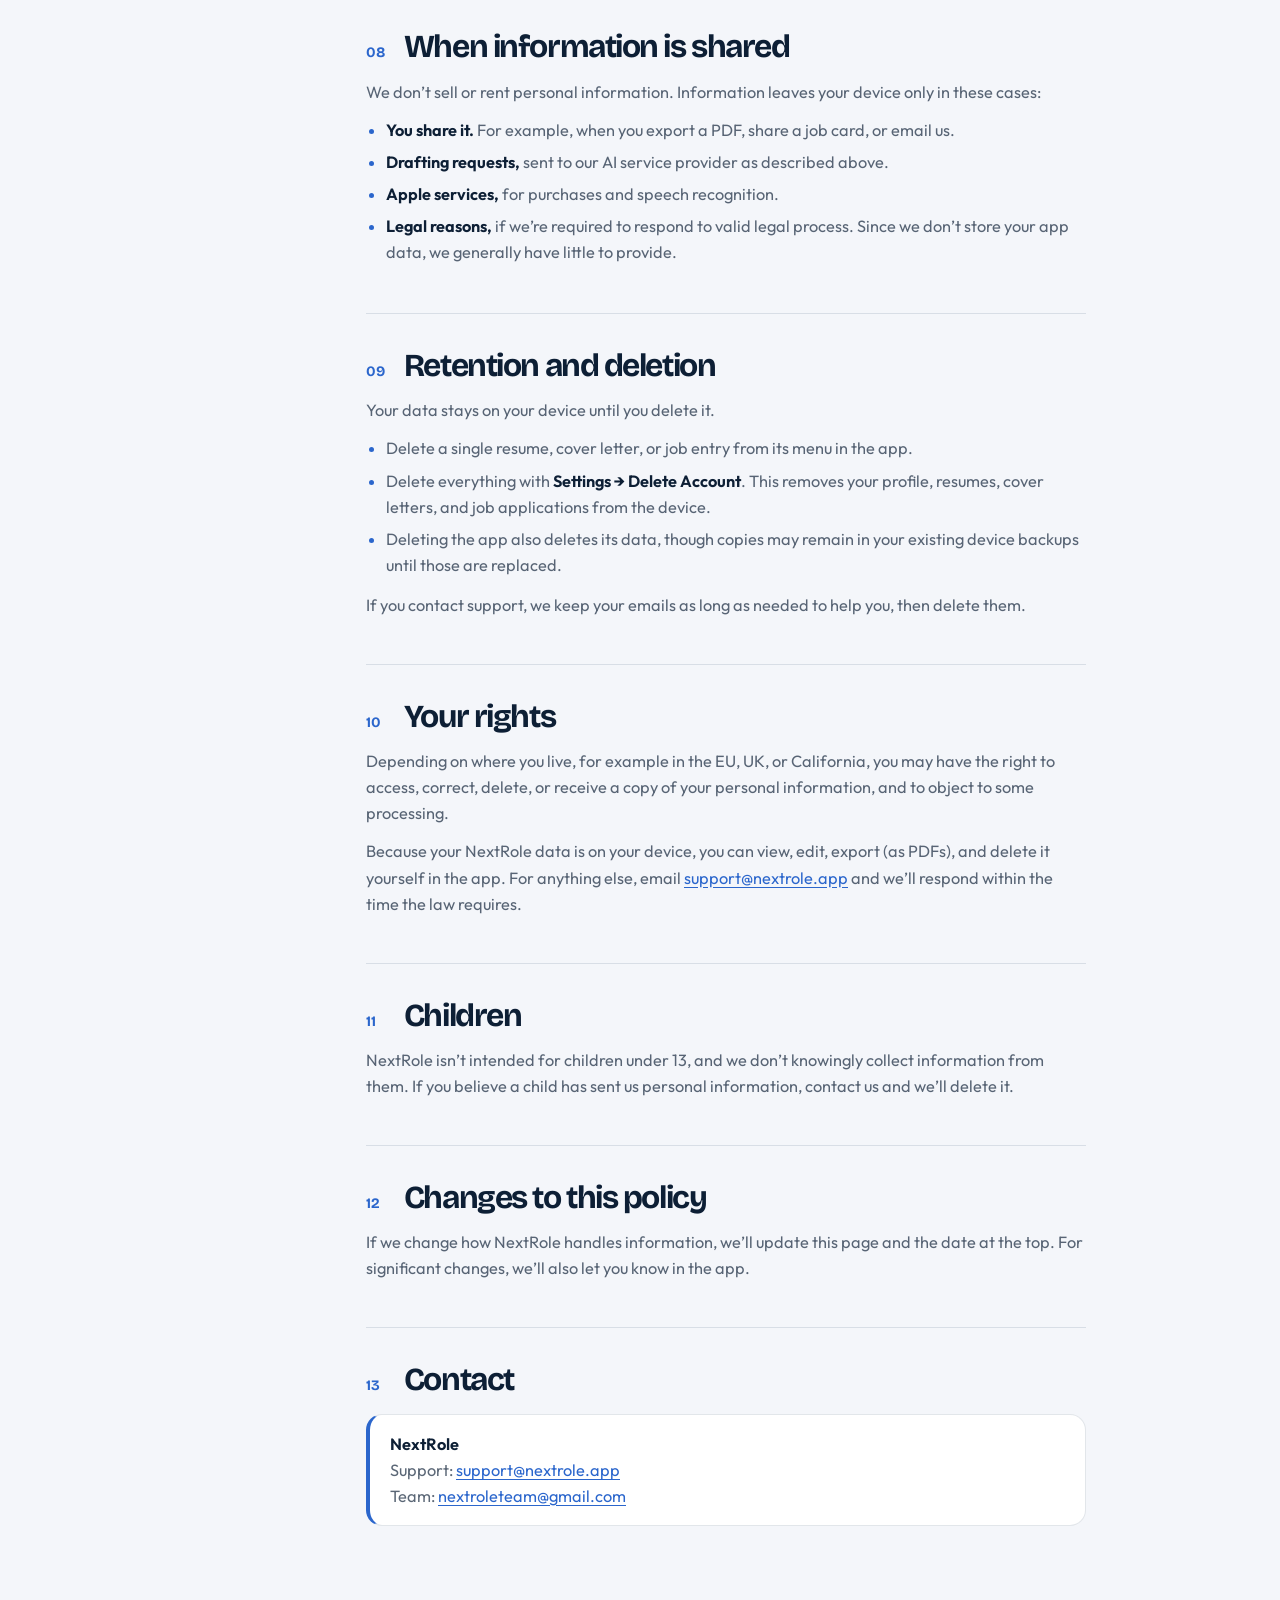
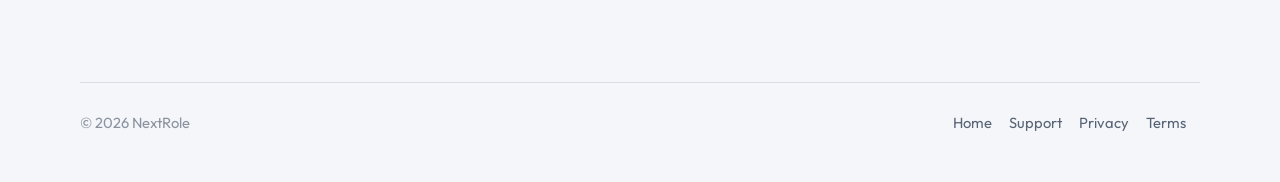
<file: privacy.html>
<!DOCTYPE html>
<html lang="en">
<head>
  <meta charset="UTF-8">
  <meta name="viewport" content="width=device-width, initial-scale=1.0">
  <title>Privacy Policy — NextRole</title>
  <meta name="description" content="How NextRole handles your resumes, job applications, cover letters, and other information.">
  <meta name="theme-color" content="#0E2540">
  <link rel="icon" href="data:image/svg+xml,%3Csvg xmlns='http://www.w3.org/2000/svg' viewBox='0 0 64 64'%3E%3Crect width='64' height='64' rx='16' fill='%23306FD3'/%3E%3Cpath d='M22 26v-3a10 10 0 0 1 20 0v3' fill='none' stroke='white' stroke-width='3.5' stroke-linecap='round'/%3E%3Crect x='14' y='26' width='36' height='22' rx='5' fill='none' stroke='white' stroke-width='3.5'/%3E%3C/svg%3E">
  <link rel="preconnect" href="https://fonts.googleapis.com">
  <link rel="preconnect" href="https://fonts.gstatic.com" crossorigin>
  <link href="https://fonts.googleapis.com/css2?family=Bricolage+Grotesque:opsz,wght@12..96,560;12..96,700;12..96,800&family=Outfit:wght@400;500;600;700&display=swap" rel="stylesheet">
  <link rel="stylesheet" href="legal.css">
</head>
<body>
  <a class="skip" href="#content">Skip to content</a>
  <div class="progress" id="progress"></div>

  <header class="nav">
    <a class="brand" href="index.html" aria-label="NextRole home">
      <svg class="mark" viewBox="0 0 64 64" aria-hidden="true">
        <defs><linearGradient id="g" x1="8" y1="4" x2="58" y2="60" gradientUnits="userSpaceOnUse"><stop stop-color="#4A8BF0"/><stop offset="1" stop-color="#1D4FA6"/></linearGradient></defs>
        <rect width="64" height="64" rx="18" fill="url(#g)"/>
        <path d="M24 28v-4a8 8 0 0 1 16 0v4" fill="none" stroke="#fff" stroke-width="3" stroke-linecap="round"/>
        <rect x="16" y="28" width="32" height="20" rx="4" fill="none" stroke="#fff" stroke-width="3"/>
        <path d="M16 36h32" stroke="#fff" stroke-width="3"/>
        <circle cx="50" cy="16" r="10" fill="#fff"/>
        <path d="M46 19.5 53 12.5M53 12.5h-5.2M53 12.5v5.2" fill="none" stroke="#143451" stroke-width="2" stroke-linecap="round" stroke-linejoin="round"/>
      </svg>
      <span>Next<span>Role</span></span>
    </a>
    <button class="nav-toggle" id="navToggle" aria-expanded="false" aria-controls="navLinks">Menu</button>
    <nav class="nav-links" id="navLinks">
      <a href="index.html#product">Product</a>
      <a href="support.html">Support</a>
      <a href="privacy.html" aria-current="page">Privacy</a>
      <a href="terms.html">Terms</a>
      <a class="btn btn-ink" href="https://apps.apple.com/app/id6748329307">Download <span class="arrow" aria-hidden="true">→</span></a>
    </nav>
  </header>

  <main id="content">
    <div class="wrap page-hero">
      <p class="kicker fade">Privacy Policy</p>
      <h1>
        <span class="mask"><span class="rise">Your career data</span></span>
        <span class="mask"><span class="rise">stays <em>yours.</em></span></span>
      </h1>
      <p class="lead fade">NextRole keeps your resumes, cover letters, and job applications on your iPhone. This policy explains what the app handles, when anything leaves your device, and how to remove it.</p>
      <div class="meta fade">
        <span>Last updated: October 28, 2026</span>
        <span>Applies to the NextRole iOS app</span>
      </div>
    </div>

    <div class="wrap points" aria-label="Summary">
      <div class="point reveal">
        <div class="ico"><svg viewBox="0 0 24 24" fill="none" stroke="currentColor" stroke-width="2.2" stroke-linecap="round" stroke-linejoin="round"><rect x="6" y="2" width="12" height="20" rx="3"/><path d="M11 18h2"/></svg></div>
        <b>Stored on your device</b>
        <p>Your profile, documents, and job entries live in the app on your iPhone.</p>
      </div>
      <div class="point reveal">
        <div class="ico"><svg viewBox="0 0 24 24" fill="none" stroke="currentColor" stroke-width="2.2" stroke-linecap="round" stroke-linejoin="round"><circle cx="12" cy="8" r="4"/><path d="M4 21c1.5-4 4.5-6 8-6s6.5 2 8 6"/><path d="M3 3l18 18"/></svg></div>
        <b>No account needed</b>
        <p>You don’t sign in to NextRole, and we don’t keep a server copy of your data.</p>
      </div>
      <div class="point reveal">
        <div class="ico"><svg viewBox="0 0 24 24" fill="none" stroke="currentColor" stroke-width="2.2" stroke-linecap="round" stroke-linejoin="round"><path d="M12 2l8 4v6c0 5-3.5 8.5-8 10-4.5-1.5-8-5-8-10V6z"/><path d="M9 12l2 2 4-4"/></svg></div>
        <b>Never sold</b>
        <p>We don’t sell your personal information or share it with data brokers.</p>
      </div>
      <div class="point reveal">
        <div class="ico"><svg viewBox="0 0 24 24" fill="none" stroke="currentColor" stroke-width="2.2" stroke-linecap="round" stroke-linejoin="round"><path d="M4 7h16"/><path d="M10 11v6M14 11v6"/><path d="M6 7l1 13h10l1-13"/><path d="M9 7V4h6v3"/></svg></div>
        <b>Delete any time</b>
        <p>Settings → Delete Account removes everything from the device.</p>
      </div>
    </div>

    <div class="wrap layout">
      <aside class="toc" aria-label="On this page">
        <p>On this page</p>
        <ol>
          <li><a href="#who">Who we are</a></li>
          <li><a href="#collect">What you add</a></li>
          <li><a href="#storage">Where it’s stored</a></li>
          <li><a href="#ai">Drafting features</a></li>
          <li><a href="#permissions">Permissions</a></li>
          <li><a href="#purchases">Purchases</a></li>
          <li><a href="#tracking">Tracking &amp; analytics</a></li>
          <li><a href="#sharing">Sharing</a></li>
          <li><a href="#delete">Retention &amp; deletion</a></li>
          <li><a href="#rights">Your rights</a></li>
          <li><a href="#children">Children</a></li>
          <li><a href="#changes">Changes</a></li>
          <li><a href="#contact">Contact</a></li>
        </ol>
      </aside>

      <article class="doc">
        <section id="who" class="reveal">
          <h2><span class="n">01</span>Who we are</h2>
          <p>NextRole (“NextRole,” “we,” “us”) makes the NextRole app for iPhone and iPad, a career companion for building resumes, writing cover letters, tracking job applications, and practicing interviews.</p>
          <p>This policy covers the app and this website. Questions go to <a href="mailto:support@nextrole.app">support@nextrole.app</a>.</p>
        </section>

        <section id="collect" class="reveal">
          <h2><span class="n">02</span>Information you add</h2>
          <p>NextRole only has what you choose to type, import, or pick in the app:</p>
          <ul>
            <li><strong>Profile:</strong> your first and last name, an optional email address, and an optional profile photo.</li>
            <li><strong>Resumes:</strong> contact details, work history, education, skills, and anything else you include. If you import a PDF, TXT, or RTF file, the app reads it on your device to fill in the resume.</li>
            <li><strong>Cover letters:</strong> the company, role, and letter text.</li>
            <li><strong>Job applications:</strong> company, role, status, dates (applied, deadline, interview, follow-up), location, salary, notes, and any contact person, email, or phone number you add.</li>
            <li><strong>Interview practice:</strong> the company and role you enter, the questions, and the answers you type or dictate.</li>
          </ul>
        </section>

        <section id="storage" class="reveal">
          <h2><span class="n">03</span>Where your data is stored</h2>
          <p>Everything above is saved inside NextRole’s private storage on your device. We don’t run a NextRole account system or keep a copy on our servers, so we can’t see your documents.</p>
          <p>If your iPhone is backed up with iCloud or to a computer, NextRole data is included in that backup under your Apple settings. That’s also how it moves to a new device.</p>
          <div class="callout">
            <p><strong>Good to know:</strong> since we don’t hold a copy, we can’t recover data that’s deleted from your device and isn’t in a backup.</p>
          </div>
        </section>

        <section id="ai" class="reveal">
          <h2><span class="n">04</span>Drafting features</h2>
          <p>Some features draft content for you, such as a resume from your description, a cover letter for a role, or interview questions for a company.</p>
          <p>To create a draft, the text you enter for that request (for example the company, the role, and the description you write) may be sent to our AI service provider. We send only what the request needs. We don’t include your advertising identifier or device identifiers, and we don’t use your content for advertising.</p>
          <p>Generated text can be wrong or incomplete. Please review it before you send it to an employer.</p>
        </section>

        <section id="permissions" class="reveal">
          <h2><span class="n">05</span>Device permissions</h2>
          <p>NextRole asks for these permissions only when you use the feature that needs them. You can change any of them in iOS Settings → NextRole.</p>
          <h3>Microphone and speech recognition</h3>
          <p>Used when you answer interview questions by voice. Your speech is turned into text by Apple’s speech recognition, which may process audio on Apple’s servers under <a href="https://www.apple.com/legal/privacy/">Apple’s Privacy Policy</a>. NextRole doesn’t save audio recordings, only the text you keep.</p>
          <h3>Photos</h3>
          <p>Used to choose a profile photo and to save shareable job cards to your library. The photo you pick stays on your device.</p>
          <h3>Notifications</h3>
          <p>Used for interview, deadline, and follow-up reminders and optional daily motivation. Reminders are scheduled on your device. We don’t send push messages from a server.</p>
          <h3>Files</h3>
          <p>Used when you import a document or export a resume or cover letter as a PDF. Exported files go wherever you choose to save or share them.</p>
        </section>

        <section id="purchases" class="reveal">
          <h2><span class="n">06</span>Purchases</h2>
          <p>Subscriptions are sold and billed by Apple through the App Store. We never receive your card details. The app receives your subscription status from the App Store so it can unlock paid features, and it keeps that status on your device.</p>
        </section>

        <section id="tracking" class="reveal">
          <h2><span class="n">07</span>Tracking and analytics</h2>
          <p>NextRole may ask for permission under Apple’s App Tracking Transparency. Choosing “Ask App Not to Track” doesn’t limit any feature. We don’t currently share your advertising identifier with anyone.</p>
          <p>The app doesn’t include third-party analytics or advertising SDKs. If you’ve turned on “Share With App Developers” in iOS Settings → Privacy &amp; Security → Analytics &amp; Improvements, Apple may share crash reports and aggregate usage statistics with us, which we use only to fix problems and improve the app.</p>
        </section>

        <section id="sharing" class="reveal">
          <h2><span class="n">08</span>When information is shared</h2>
          <p>We don’t sell or rent personal information. Information leaves your device only in these cases:</p>
          <ul>
            <li><strong>You share it.</strong> For example, when you export a PDF, share a job card, or email us.</li>
            <li><strong>Drafting requests,</strong> sent to our AI service provider as described above.</li>
            <li><strong>Apple services,</strong> for purchases and speech recognition.</li>
            <li><strong>Legal reasons,</strong> if we’re required to respond to valid legal process. Since we don’t store your app data, we generally have little to provide.</li>
          </ul>
        </section>

        <section id="delete" class="reveal">
          <h2><span class="n">09</span>Retention and deletion</h2>
          <p>Your data stays on your device until you delete it.</p>
          <ul>
            <li>Delete a single resume, cover letter, or job entry from its menu in the app.</li>
            <li>Delete everything with <strong>Settings → Delete Account</strong>. This removes your profile, resumes, cover letters, and job applications from the device.</li>
            <li>Deleting the app also deletes its data, though copies may remain in your existing device backups until those are replaced.</li>
          </ul>
          <p>If you contact support, we keep your emails as long as needed to help you, then delete them.</p>
        </section>

        <section id="rights" class="reveal">
          <h2><span class="n">10</span>Your rights</h2>
          <p>Depending on where you live, for example in the EU, UK, or California, you may have the right to access, correct, delete, or receive a copy of your personal information, and to object to some processing.</p>
          <p>Because your NextRole data is on your device, you can view, edit, export (as PDFs), and delete it yourself in the app. For anything else, email <a href="mailto:support@nextrole.app">support@nextrole.app</a> and we’ll respond within the time the law requires.</p>
        </section>

        <section id="children" class="reveal">
          <h2><span class="n">11</span>Children</h2>
          <p>NextRole isn’t intended for children under 13, and we don’t knowingly collect information from them. If you believe a child has sent us personal information, contact us and we’ll delete it.</p>
        </section>

        <section id="changes" class="reveal">
          <h2><span class="n">12</span>Changes to this policy</h2>
          <p>If we change how NextRole handles information, we’ll update this page and the date at the top. For significant changes, we’ll also let you know in the app.</p>
        </section>

        <section id="contact" class="reveal">
          <h2><span class="n">13</span>Contact</h2>
          <div class="callout">
            <p><strong>NextRole</strong><br>
            Support: <a href="mailto:support@nextrole.app">support@nextrole.app</a><br>
            Team: <a href="mailto:nextroleteam@gmail.com">nextroleteam@gmail.com</a></p>
          </div>
        </section>
      </article>
    </div>
  </main>

  <footer class="wrap">
    <div>© 2026 NextRole</div>
    <div>
      <a href="index.html">Home</a>
      <a href="support.html">Support</a>
      <a href="privacy.html">Privacy</a>
      <a href="terms.html">Terms</a>
    </div>
  </footer>

  <script src="legal.js"></script>
</body>
</html>
</file>
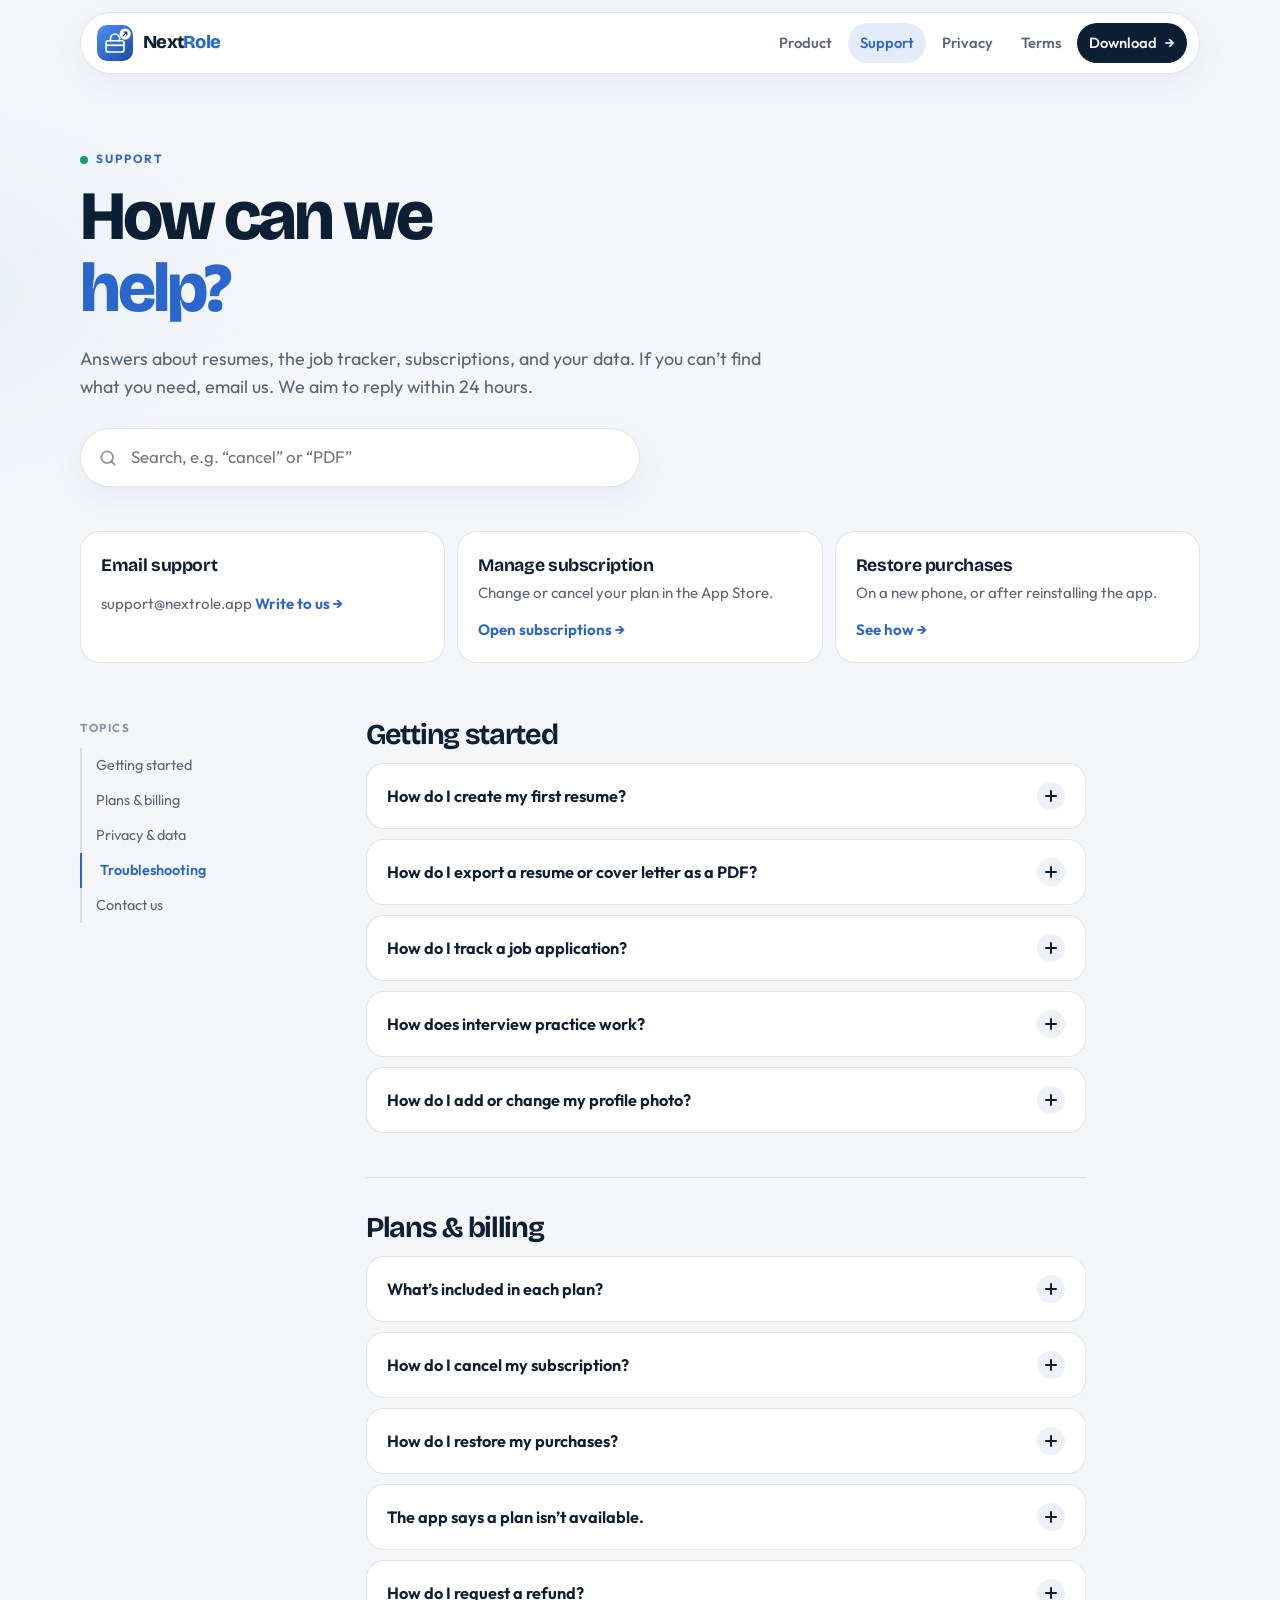
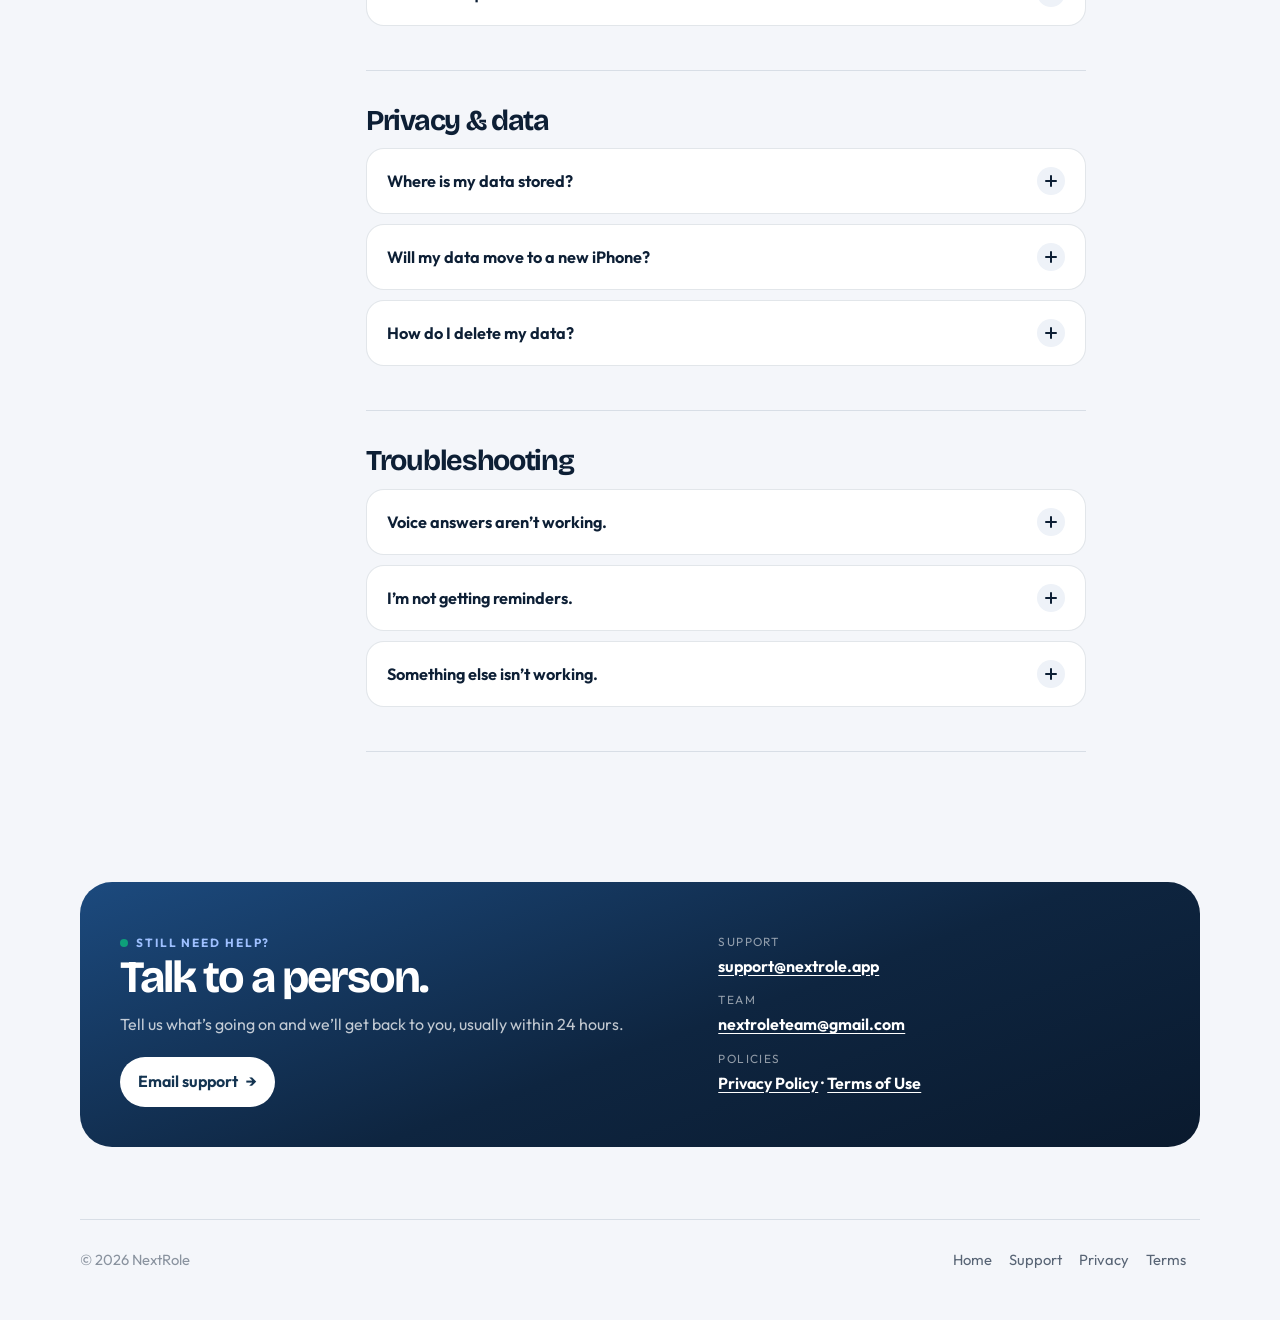
<file: support.html>
<!DOCTYPE html>
<html lang="en">
<head>
  <meta charset="UTF-8">
  <meta name="viewport" content="width=device-width, initial-scale=1.0">
  <title>Support — NextRole</title>
  <meta name="description" content="Help with NextRole resumes, the job tracker, subscriptions, and your data.">
  <meta name="theme-color" content="#0E2540">
  <link rel="icon" href="data:image/svg+xml,%3Csvg xmlns='http://www.w3.org/2000/svg' viewBox='0 0 64 64'%3E%3Crect width='64' height='64' rx='16' fill='%23306FD3'/%3E%3Cpath d='M22 26v-3a10 10 0 0 1 20 0v3' fill='none' stroke='white' stroke-width='3.5' stroke-linecap='round'/%3E%3Crect x='14' y='26' width='36' height='22' rx='5' fill='none' stroke='white' stroke-width='3.5'/%3E%3C/svg%3E">
  <link rel="preconnect" href="https://fonts.googleapis.com">
  <link rel="preconnect" href="https://fonts.gstatic.com" crossorigin>
  <link href="https://fonts.googleapis.com/css2?family=Bricolage+Grotesque:opsz,wght@12..96,560;12..96,700;12..96,800&family=Outfit:wght@400;500;600;700&display=swap" rel="stylesheet">
  <link rel="stylesheet" href="legal.css">
</head>
<body>
  <a class="skip" href="#content">Skip to content</a>
  <div class="progress" id="progress"></div>

  <header class="nav">
    <a class="brand" href="index.html" aria-label="NextRole home">
      <svg class="mark" viewBox="0 0 64 64" aria-hidden="true">
        <defs><linearGradient id="g" x1="8" y1="4" x2="58" y2="60" gradientUnits="userSpaceOnUse"><stop stop-color="#4A8BF0"/><stop offset="1" stop-color="#1D4FA6"/></linearGradient></defs>
        <rect width="64" height="64" rx="18" fill="url(#g)"/>
        <path d="M24 28v-4a8 8 0 0 1 16 0v4" fill="none" stroke="#fff" stroke-width="3" stroke-linecap="round"/>
        <rect x="16" y="28" width="32" height="20" rx="4" fill="none" stroke="#fff" stroke-width="3"/>
        <path d="M16 36h32" stroke="#fff" stroke-width="3"/>
        <circle cx="50" cy="16" r="10" fill="#fff"/>
        <path d="M46 19.5 53 12.5M53 12.5h-5.2M53 12.5v5.2" fill="none" stroke="#143451" stroke-width="2" stroke-linecap="round" stroke-linejoin="round"/>
      </svg>
      <span>Next<span>Role</span></span>
    </a>
    <button class="nav-toggle" id="navToggle" aria-expanded="false" aria-controls="navLinks">Menu</button>
    <nav class="nav-links" id="navLinks">
      <a href="index.html#product">Product</a>
      <a href="support.html" aria-current="page">Support</a>
      <a href="privacy.html">Privacy</a>
      <a href="terms.html">Terms</a>
      <a class="btn btn-ink" href="https://apps.apple.com/app/id6748329307">Download <span class="arrow" aria-hidden="true">→</span></a>
    </nav>
  </header>

  <main id="content">
    <div class="wrap page-hero">
      <p class="kicker fade">Support</p>
      <h1>
        <span class="mask"><span class="rise">How can we</span></span>
        <span class="mask"><span class="rise"><em>help?</em></span></span>
      </h1>
      <p class="lead fade">Answers about resumes, the job tracker, subscriptions, and your data. If you can’t find what you need, email us. We aim to reply within 24 hours.</p>
      <div class="search fade" role="search">
        <svg viewBox="0 0 24 24" fill="none" stroke="currentColor" stroke-width="2.2" stroke-linecap="round" aria-hidden="true"><circle cx="11" cy="11" r="7"/><path d="M20 20l-3.5-3.5"/></svg>
        <input id="faqSearch" type="search" aria-label="Search help articles" placeholder="Search, e.g. “cancel” or “PDF”" autocomplete="off">
      </div>
    </div>

    <div class="wrap quick">
      <a class="reveal" href="mailto:support@nextrole.app?subject=NextRole%20support">
        <b>Email support</b>
        <span>support@nextrole.app</span>
        <span class="go">Write to us →</span>
      </a>
      <a class="reveal" href="https://apps.apple.com/account/subscriptions">
        <b>Manage subscription</b>
        <span>Change or cancel your plan in the App Store.</span>
        <span class="go">Open subscriptions →</span>
      </a>
      <a class="reveal" href="#restore">
        <b>Restore purchases</b>
        <span>On a new phone, or after reinstalling the app.</span>
        <span class="go">See how →</span>
      </a>
    </div>

    <div class="wrap layout">
      <aside class="toc" aria-label="Topics">
        <p>Topics</p>
        <ol>
          <li><a href="#start">Getting started</a></li>
          <li><a href="#billing">Plans &amp; billing</a></li>
          <li><a href="#data">Privacy &amp; data</a></li>
          <li><a href="#trouble">Troubleshooting</a></li>
          <li><a href="#contact">Contact us</a></li>
        </ol>
      </aside>

      <div class="doc">
        <section id="start" class="faq-group reveal">
          <h2>Getting started</h2>
          <details>
            <summary>How do I create my first resume?<span class="plus" aria-hidden="true"></span></summary>
            <div class="answer">
              <p>On the Home tab, tap <strong>Create Resume</strong>, or open the <strong>Documents</strong> tab and tap <strong>+</strong>. Step through your details, experience, education, and skills, pick a template, then tap <strong>Save Resume</strong>.</p>
              <p>Already have a resume? You can import a PDF, TXT, or RTF file and NextRole fills in what it can.</p>
            </div>
          </details>
          <details>
            <summary>How do I export a resume or cover letter as a PDF?<span class="plus" aria-hidden="true"></span></summary>
            <div class="answer">
              <p>In the <strong>Documents</strong> tab, tap the <strong>•••</strong> menu on a resume or cover letter and choose <strong>Export PDF</strong>. You can then save it to Files, email it, or share it. PDF export is included on every plan.</p>
            </div>
          </details>
          <details>
            <summary>How do I track a job application?<span class="plus" aria-hidden="true"></span></summary>
            <div class="answer">
              <p>Tap <strong>Add Job</strong> on Home, or open the <strong>Tracker</strong> tab and tap <strong>+</strong>. Add the company, role, and status, plus optional dates for the deadline, interview, and follow-up. Update the status as things move, and NextRole reminds you before the dates you set.</p>
            </div>
          </details>
          <details>
            <summary>How does interview practice work?<span class="plus" aria-hidden="true"></span></summary>
            <div class="answer">
              <p>Tap <strong>Interview Prep</strong> on Home, enter the company and role, and tap <strong>Generate Questions</strong>. Answer each one by typing or by tapping the microphone to speak. Interview practice is included with the Weekly and Yearly plans.</p>
            </div>
          </details>
          <details>
            <summary>How do I add or change my profile photo?<span class="plus" aria-hidden="true"></span></summary>
            <div class="answer">
              <p>Tap your photo at the top of the Home screen, or go to <strong>Settings → Edit Profile</strong> and tap the photo. Once a photo is set, the small camera badge on Home goes away, and you can still tap the photo to change it.</p>
            </div>
          </details>
        </section>

        <section id="billing" class="faq-group reveal">
          <h2>Plans &amp; billing</h2>
          <details>
            <summary>What’s included in each plan?<span class="plus" aria-hidden="true"></span></summary>
            <div class="answer">
              <ul>
                <li><strong>Free:</strong> 2 resumes, 2 cover letters, 4 job entries, basic templates, and PDF export.</li>
                <li><strong>Weekly ($4.99/week):</strong> unlimited resumes, cover letters, and job entries, plus interview practice.</li>
                <li><strong>Yearly ($45.99/year):</strong> everything in Weekly, billed once a year.</li>
              </ul>
              <p>Prices are in USD. The App Store shows the price for your country before you confirm. See the <a href="terms.html#subscriptions">subscription terms</a> for renewal details.</p>
            </div>
          </details>
          <details>
            <summary>How do I cancel my subscription?<span class="plus" aria-hidden="true"></span></summary>
            <div class="answer">
              <ol>
                <li>Open the <strong>Settings</strong> app on your iPhone.</li>
                <li>Tap your name, then <strong>Subscriptions</strong>.</li>
                <li>Choose <strong>NextRole</strong> and tap <strong>Cancel Subscription</strong>.</li>
              </ol>
              <p>Cancel at least 24 hours before your renewal date to avoid the next charge. You keep paid features until the end of the period you’ve paid for. Deleting the app doesn’t cancel the subscription.</p>
            </div>
          </details>
          <details id="restore">
            <summary>How do I restore my purchases?<span class="plus" aria-hidden="true"></span></summary>
            <div class="answer">
              <p>In NextRole, go to <strong>Settings → Restore Purchases</strong>. You can also tap <strong>Restore Purchases</strong> on the plans screen. Make sure you’re signed in to the App Store with the Apple ID you used to subscribe.</p>
            </div>
          </details>
          <details>
            <summary>The app says a plan isn’t available.<span class="plus" aria-hidden="true"></span></summary>
            <div class="answer">
              <p>This usually means the App Store couldn’t be reached. Try these in order:</p>
              <ol>
                <li>Check that you’re online, then close and reopen NextRole.</li>
                <li>Make sure you’re signed in to the App Store (Settings → your name → Media &amp; Purchases).</li>
                <li>If Screen Time is on, check that In-App Purchases are allowed (Settings → Screen Time → Content &amp; Privacy Restrictions).</li>
                <li>Update NextRole to the latest version.</li>
              </ol>
              <p>Still stuck? Email us with your iOS version and country and we’ll help.</p>
            </div>
          </details>
          <details>
            <summary>How do I request a refund?<span class="plus" aria-hidden="true"></span></summary>
            <div class="answer">
              <p>Apple handles all App Store payments, so refunds are requested from Apple at <a href="https://reportaproblem.apple.com">reportaproblem.apple.com</a>. Sign in, find the NextRole charge, and choose <strong>Request a refund</strong>.</p>
            </div>
          </details>
        </section>

        <section id="data" class="faq-group reveal">
          <h2>Privacy &amp; data</h2>
          <details>
            <summary>Where is my data stored?<span class="plus" aria-hidden="true"></span></summary>
            <div class="answer">
              <p>On your device. NextRole doesn’t need an account, and we don’t keep a copy of your resumes, letters, or job entries on our servers. Read the full <a href="privacy.html">Privacy Policy</a>.</p>
            </div>
          </details>
          <details>
            <summary>Will my data move to a new iPhone?<span class="plus" aria-hidden="true"></span></summary>
            <div class="answer">
              <p>Yes, if you set up the new iPhone from an iCloud or computer backup, or by transferring directly from your old phone. NextRole data comes along with the backup. Then use <strong>Restore Purchases</strong> to bring back your subscription.</p>
            </div>
          </details>
          <details>
            <summary>How do I delete my data?<span class="plus" aria-hidden="true"></span></summary>
            <div class="answer">
              <p>To remove a single item, use the <strong>•••</strong> menu and tap <strong>Delete</strong>. To remove everything, go to <strong>Settings → Delete Account</strong>. This deletes your profile, resumes, cover letters, and job applications from the device. Deleting the account doesn’t cancel a subscription. Cancel that in your Apple ID settings.</p>
            </div>
          </details>
        </section>

        <section id="trouble" class="faq-group reveal">
          <h2>Troubleshooting</h2>
          <details>
            <summary>Voice answers aren’t working.<span class="plus" aria-hidden="true"></span></summary>
            <div class="answer">
              <p>Open iOS <strong>Settings → NextRole</strong> and turn on <strong>Microphone</strong> and <strong>Speech Recognition</strong>. Speech recognition also works best with an internet connection.</p>
            </div>
          </details>
          <details>
            <summary>I’m not getting reminders.<span class="plus" aria-hidden="true"></span></summary>
            <div class="answer">
              <p>Go to iOS <strong>Settings → Notifications → NextRole</strong> and turn on <strong>Allow Notifications</strong>. Reminders are only scheduled for job entries with an interview, deadline, or follow-up date set in the future. Focus modes can also hold them back.</p>
            </div>
          </details>
          <details>
            <summary>Something else isn’t working.<span class="plus" aria-hidden="true"></span></summary>
            <div class="answer">
              <p>Update to the latest version of NextRole and restart your iPhone. If it keeps happening, <a href="mailto:support@nextrole.app?subject=NextRole%20bug%20report">email us</a> with what you were doing, your iPhone model, and iOS version. A screenshot helps a lot.</p>
            </div>
          </details>
        </section>

        <p class="empty" id="faqEmpty">No answers match that search. Try a different word, or <a href="mailto:support@nextrole.app">email us</a>.</p>
      </div>
    </div>

    <div class="wrap">
      <section class="contact reveal" id="contact">
        <div>
          <p class="kicker">Still need help?</p>
          <h2>Talk to a person.</h2>
          <p>Tell us what’s going on and we’ll get back to you, usually within 24 hours.</p>
          <a class="btn btn-ink" href="mailto:support@nextrole.app?subject=NextRole%20support">Email support <span class="arrow" aria-hidden="true">→</span></a>
        </div>
        <dl>
          <div><dt>Support</dt><dd><a href="mailto:support@nextrole.app">support@nextrole.app</a></dd></div>
          <div><dt>Team</dt><dd><a href="mailto:nextroleteam@gmail.com">nextroleteam@gmail.com</a></dd></div>
          <div><dt>Policies</dt><dd><a href="privacy.html">Privacy Policy</a> · <a href="terms.html">Terms of Use</a></dd></div>
        </dl>
      </section>
    </div>
  </main>

  <footer class="wrap">
    <div>© 2026 NextRole</div>
    <div>
      <a href="index.html">Home</a>
      <a href="support.html">Support</a>
      <a href="privacy.html">Privacy</a>
      <a href="terms.html">Terms</a>
    </div>
  </footer>

  <script src="legal.js"></script>
</body>
</html>
</file>
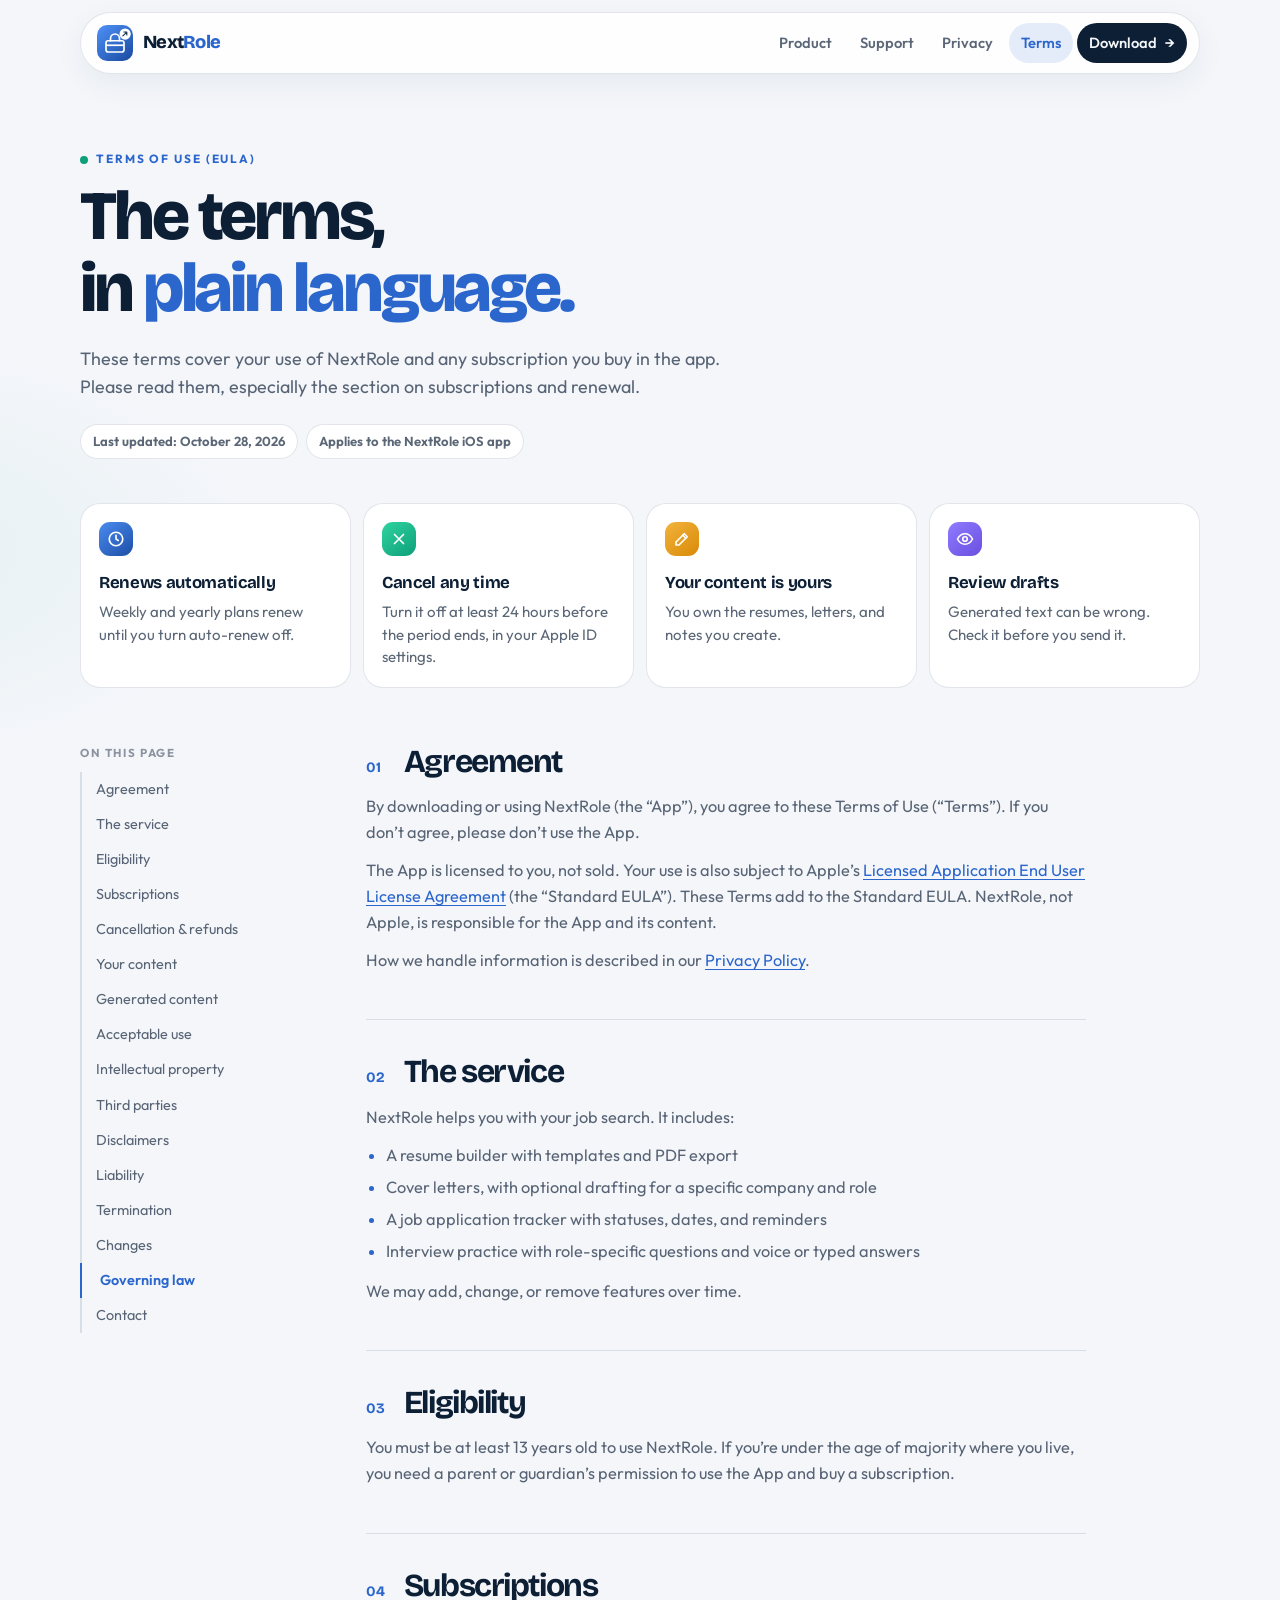
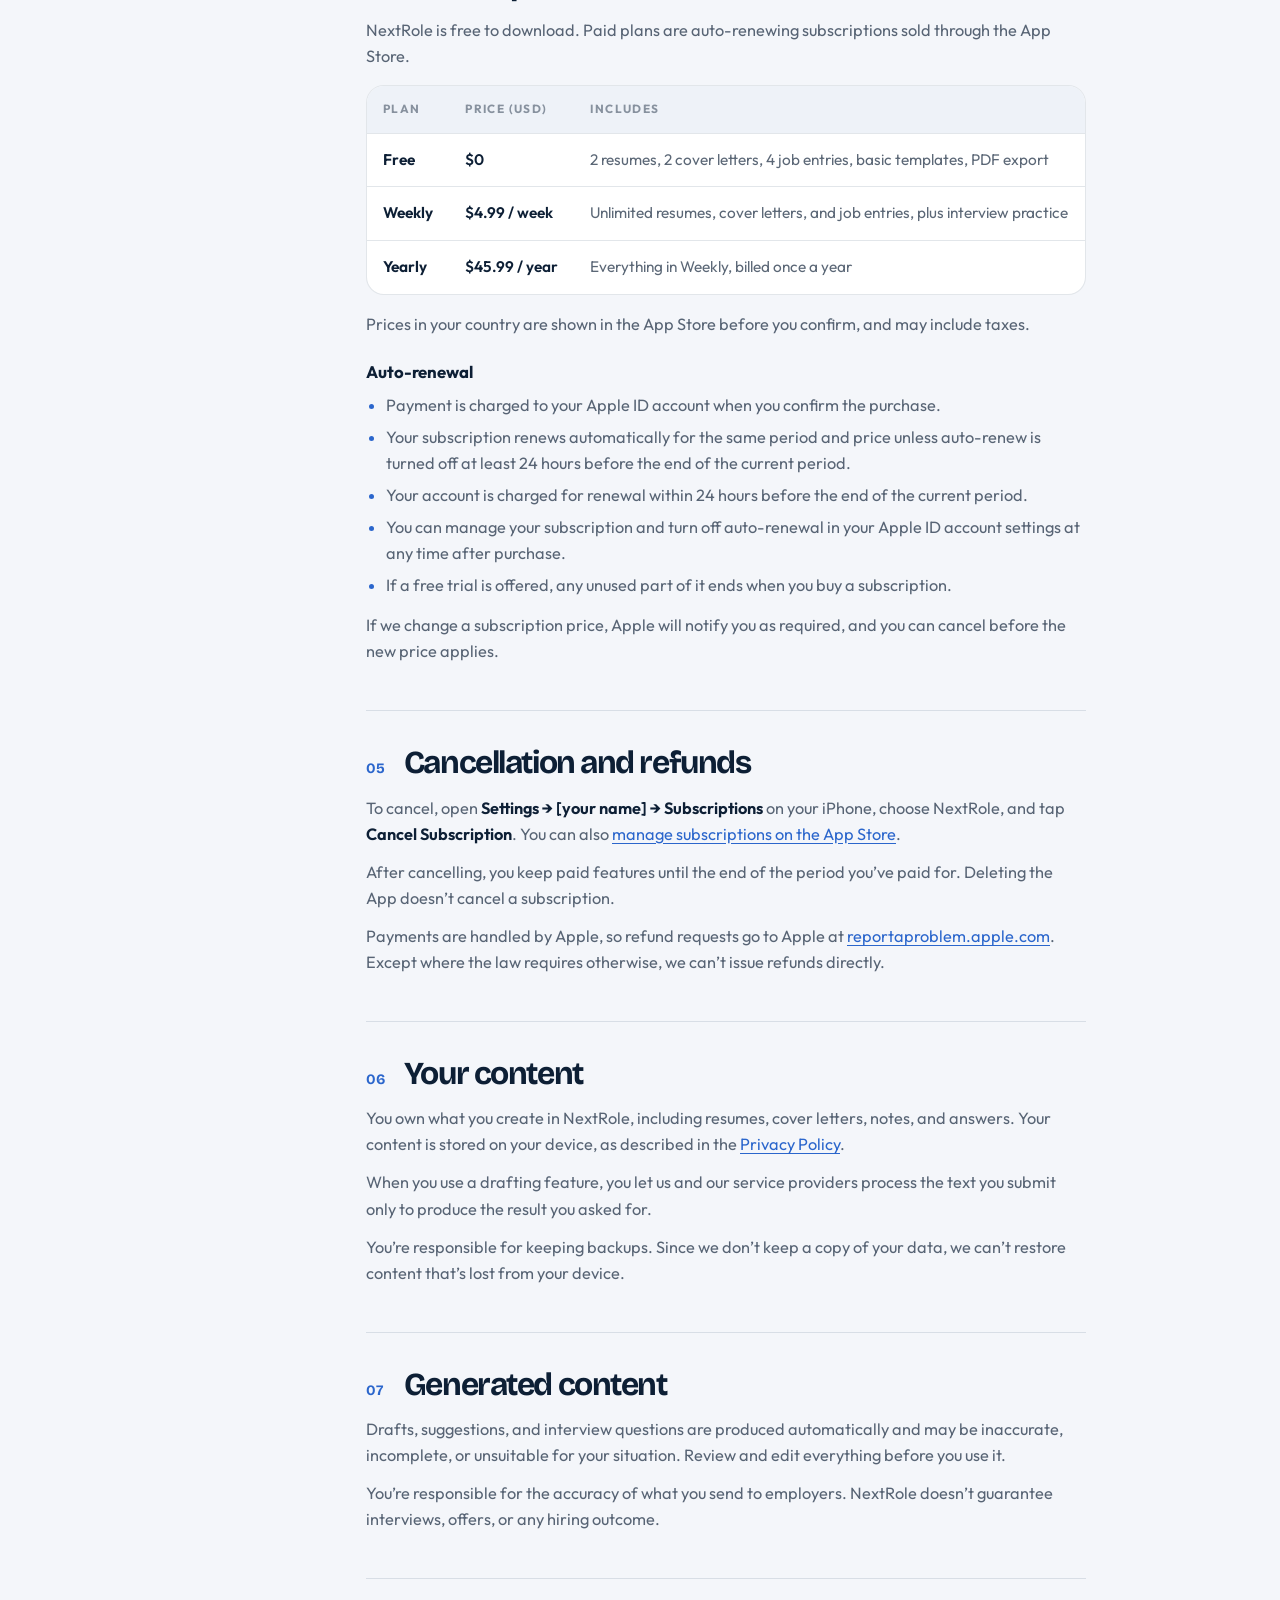
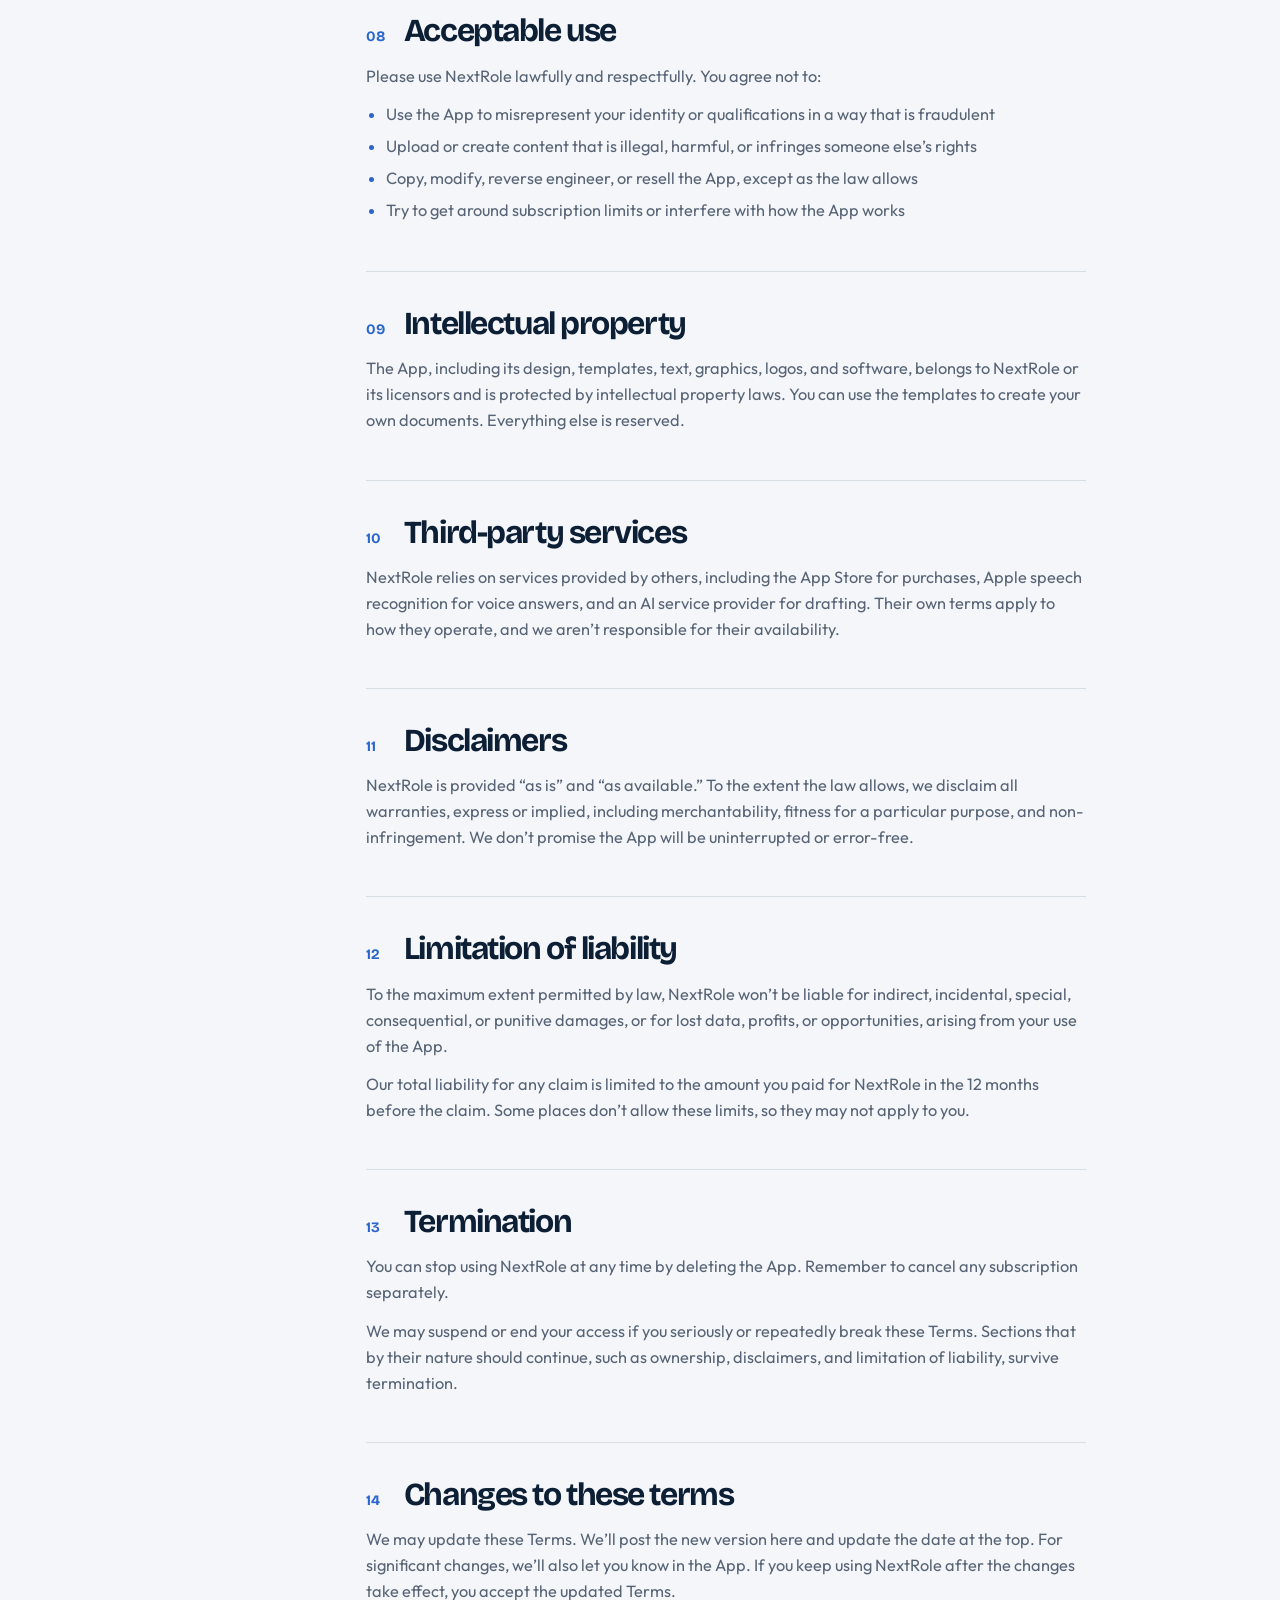
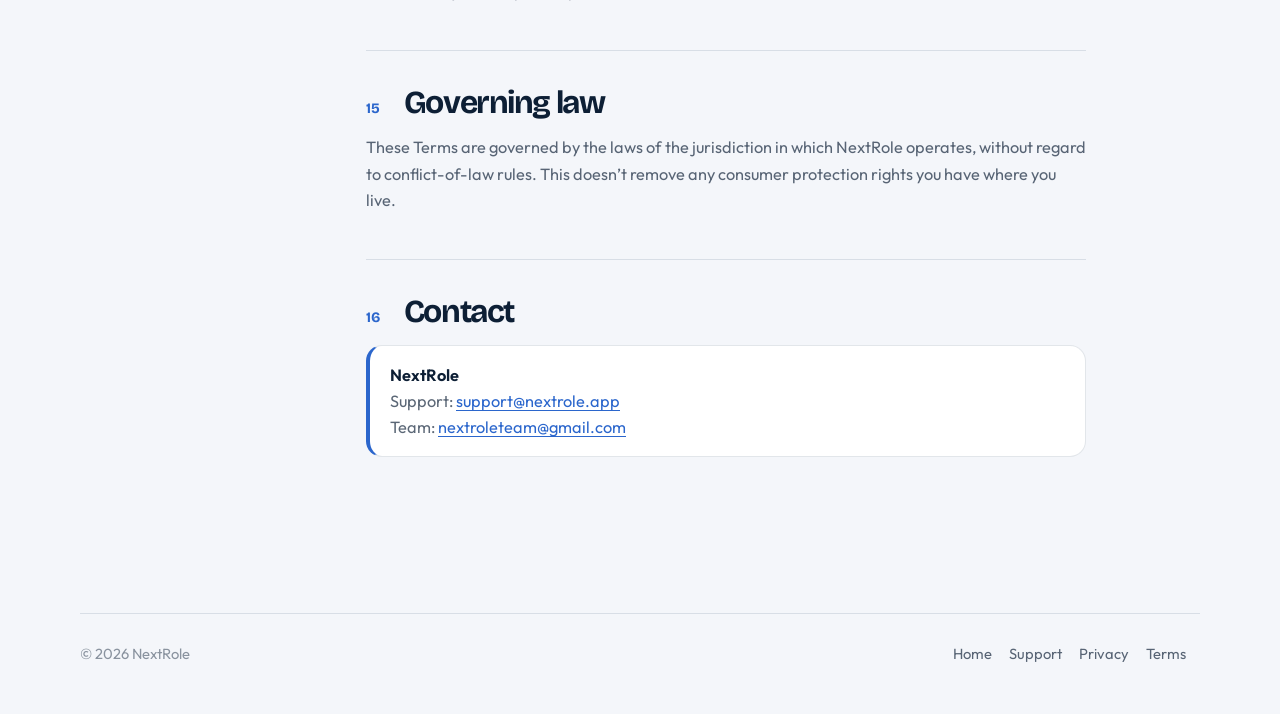
<file: terms.html>
<!DOCTYPE html>
<html lang="en">
<head>
  <meta charset="UTF-8">
  <meta name="viewport" content="width=device-width, initial-scale=1.0">
  <title>Terms of Use (EULA) — NextRole</title>
  <meta name="description" content="The terms for using NextRole and its auto-renewing subscriptions.">
  <meta name="theme-color" content="#0E2540">
  <link rel="icon" href="data:image/svg+xml,%3Csvg xmlns='http://www.w3.org/2000/svg' viewBox='0 0 64 64'%3E%3Crect width='64' height='64' rx='16' fill='%23306FD3'/%3E%3Cpath d='M22 26v-3a10 10 0 0 1 20 0v3' fill='none' stroke='white' stroke-width='3.5' stroke-linecap='round'/%3E%3Crect x='14' y='26' width='36' height='22' rx='5' fill='none' stroke='white' stroke-width='3.5'/%3E%3C/svg%3E">
  <link rel="preconnect" href="https://fonts.googleapis.com">
  <link rel="preconnect" href="https://fonts.gstatic.com" crossorigin>
  <link href="https://fonts.googleapis.com/css2?family=Bricolage+Grotesque:opsz,wght@12..96,560;12..96,700;12..96,800&family=Outfit:wght@400;500;600;700&display=swap" rel="stylesheet">
  <link rel="stylesheet" href="legal.css">
</head>
<body>
  <a class="skip" href="#content">Skip to content</a>
  <div class="progress" id="progress"></div>

  <header class="nav">
    <a class="brand" href="index.html" aria-label="NextRole home">
      <svg class="mark" viewBox="0 0 64 64" aria-hidden="true">
        <defs><linearGradient id="g" x1="8" y1="4" x2="58" y2="60" gradientUnits="userSpaceOnUse"><stop stop-color="#4A8BF0"/><stop offset="1" stop-color="#1D4FA6"/></linearGradient></defs>
        <rect width="64" height="64" rx="18" fill="url(#g)"/>
        <path d="M24 28v-4a8 8 0 0 1 16 0v4" fill="none" stroke="#fff" stroke-width="3" stroke-linecap="round"/>
        <rect x="16" y="28" width="32" height="20" rx="4" fill="none" stroke="#fff" stroke-width="3"/>
        <path d="M16 36h32" stroke="#fff" stroke-width="3"/>
        <circle cx="50" cy="16" r="10" fill="#fff"/>
        <path d="M46 19.5 53 12.5M53 12.5h-5.2M53 12.5v5.2" fill="none" stroke="#143451" stroke-width="2" stroke-linecap="round" stroke-linejoin="round"/>
      </svg>
      <span>Next<span>Role</span></span>
    </a>
    <button class="nav-toggle" id="navToggle" aria-expanded="false" aria-controls="navLinks">Menu</button>
    <nav class="nav-links" id="navLinks">
      <a href="index.html#product">Product</a>
      <a href="support.html">Support</a>
      <a href="privacy.html">Privacy</a>
      <a href="terms.html" aria-current="page">Terms</a>
      <a class="btn btn-ink" href="https://apps.apple.com/app/id6748329307">Download <span class="arrow" aria-hidden="true">→</span></a>
    </nav>
  </header>

  <main id="content">
    <div class="wrap page-hero">
      <p class="kicker fade">Terms of Use (EULA)</p>
      <h1>
        <span class="mask"><span class="rise">The terms,</span></span>
        <span class="mask"><span class="rise">in <em>plain language.</em></span></span>
      </h1>
      <p class="lead fade">These terms cover your use of NextRole and any subscription you buy in the app. Please read them, especially the section on subscriptions and renewal.</p>
      <div class="meta fade">
        <span>Last updated: October 28, 2026</span>
        <span>Applies to the NextRole iOS app</span>
      </div>
    </div>

    <div class="wrap points" aria-label="Summary">
      <div class="point reveal">
        <div class="ico"><svg viewBox="0 0 24 24" fill="none" stroke="currentColor" stroke-width="2.2" stroke-linecap="round" stroke-linejoin="round"><circle cx="12" cy="12" r="9"/><path d="M12 7v5l3 2"/></svg></div>
        <b>Renews automatically</b>
        <p>Weekly and yearly plans renew until you turn auto-renew off.</p>
      </div>
      <div class="point reveal">
        <div class="ico"><svg viewBox="0 0 24 24" fill="none" stroke="currentColor" stroke-width="2.2" stroke-linecap="round" stroke-linejoin="round"><path d="M18 6L6 18M6 6l12 12"/></svg></div>
        <b>Cancel any time</b>
        <p>Turn it off at least 24 hours before the period ends, in your Apple ID settings.</p>
      </div>
      <div class="point reveal">
        <div class="ico"><svg viewBox="0 0 24 24" fill="none" stroke="currentColor" stroke-width="2.2" stroke-linecap="round" stroke-linejoin="round"><path d="M4 20h4L19 9l-4-4L4 16z"/><path d="M13 7l4 4"/></svg></div>
        <b>Your content is yours</b>
        <p>You own the resumes, letters, and notes you create.</p>
      </div>
      <div class="point reveal">
        <div class="ico"><svg viewBox="0 0 24 24" fill="none" stroke="currentColor" stroke-width="2.2" stroke-linecap="round" stroke-linejoin="round"><path d="M2 12s3.5-7 10-7 10 7 10 7-3.5 7-10 7S2 12 2 12z"/><circle cx="12" cy="12" r="3"/></svg></div>
        <b>Review drafts</b>
        <p>Generated text can be wrong. Check it before you send it.</p>
      </div>
    </div>

    <div class="wrap layout">
      <aside class="toc" aria-label="On this page">
        <p>On this page</p>
        <ol>
          <li><a href="#agreement">Agreement</a></li>
          <li><a href="#service">The service</a></li>
          <li><a href="#eligibility">Eligibility</a></li>
          <li><a href="#subscriptions">Subscriptions</a></li>
          <li><a href="#cancel">Cancellation &amp; refunds</a></li>
          <li><a href="#content">Your content</a></li>
          <li><a href="#generated">Generated content</a></li>
          <li><a href="#use">Acceptable use</a></li>
          <li><a href="#ip">Intellectual property</a></li>
          <li><a href="#third">Third parties</a></li>
          <li><a href="#disclaimers">Disclaimers</a></li>
          <li><a href="#liability">Liability</a></li>
          <li><a href="#termination">Termination</a></li>
          <li><a href="#changes">Changes</a></li>
          <li><a href="#law">Governing law</a></li>
          <li><a href="#contact">Contact</a></li>
        </ol>
      </aside>

      <article class="doc">
        <section id="agreement" class="reveal">
          <h2><span class="n">01</span>Agreement</h2>
          <p>By downloading or using NextRole (the “App”), you agree to these Terms of Use (“Terms”). If you don’t agree, please don’t use the App.</p>
          <p>The App is licensed to you, not sold. Your use is also subject to Apple’s <a href="https://www.apple.com/legal/internet-services/itunes/dev/stdeula/">Licensed Application End User License Agreement</a> (the “Standard EULA”). These Terms add to the Standard EULA. NextRole, not Apple, is responsible for the App and its content.</p>
          <p>How we handle information is described in our <a href="privacy.html">Privacy Policy</a>.</p>
        </section>

        <section id="service" class="reveal">
          <h2><span class="n">02</span>The service</h2>
          <p>NextRole helps you with your job search. It includes:</p>
          <ul>
            <li>A resume builder with templates and PDF export</li>
            <li>Cover letters, with optional drafting for a specific company and role</li>
            <li>A job application tracker with statuses, dates, and reminders</li>
            <li>Interview practice with role-specific questions and voice or typed answers</li>
          </ul>
          <p>We may add, change, or remove features over time.</p>
        </section>

        <section id="eligibility" class="reveal">
          <h2><span class="n">03</span>Eligibility</h2>
          <p>You must be at least 13 years old to use NextRole. If you’re under the age of majority where you live, you need a parent or guardian’s permission to use the App and buy a subscription.</p>
        </section>

        <section id="subscriptions" class="reveal">
          <h2><span class="n">04</span>Subscriptions</h2>
          <p>NextRole is free to download. Paid plans are auto-renewing subscriptions sold through the App Store.</p>
          <table class="plans">
            <thead>
              <tr><th scope="col">Plan</th><th scope="col">Price (USD)</th><th scope="col">Includes</th></tr>
            </thead>
            <tbody>
              <tr><td>Free</td><td>$0</td><td>2 resumes, 2 cover letters, 4 job entries, basic templates, PDF export</td></tr>
              <tr><td>Weekly</td><td>$4.99 / week</td><td>Unlimited resumes, cover letters, and job entries, plus interview practice</td></tr>
              <tr><td>Yearly</td><td>$45.99 / year</td><td>Everything in Weekly, billed once a year</td></tr>
            </tbody>
          </table>
          <p>Prices in your country are shown in the App Store before you confirm, and may include taxes.</p>
          <h3>Auto-renewal</h3>
          <ul>
            <li>Payment is charged to your Apple ID account when you confirm the purchase.</li>
            <li>Your subscription renews automatically for the same period and price unless auto-renew is turned off at least 24 hours before the end of the current period.</li>
            <li>Your account is charged for renewal within 24 hours before the end of the current period.</li>
            <li>You can manage your subscription and turn off auto-renewal in your Apple ID account settings at any time after purchase.</li>
            <li>If a free trial is offered, any unused part of it ends when you buy a subscription.</li>
          </ul>
          <p>If we change a subscription price, Apple will notify you as required, and you can cancel before the new price applies.</p>
        </section>

        <section id="cancel" class="reveal">
          <h2><span class="n">05</span>Cancellation and refunds</h2>
          <p>To cancel, open <strong>Settings → [your name] → Subscriptions</strong> on your iPhone, choose NextRole, and tap <strong>Cancel Subscription</strong>. You can also <a href="https://apps.apple.com/account/subscriptions">manage subscriptions on the App Store</a>.</p>
          <p>After cancelling, you keep paid features until the end of the period you’ve paid for. Deleting the App doesn’t cancel a subscription.</p>
          <p>Payments are handled by Apple, so refund requests go to Apple at <a href="https://reportaproblem.apple.com">reportaproblem.apple.com</a>. Except where the law requires otherwise, we can’t issue refunds directly.</p>
        </section>

        <section id="content" class="reveal">
          <h2><span class="n">06</span>Your content</h2>
          <p>You own what you create in NextRole, including resumes, cover letters, notes, and answers. Your content is stored on your device, as described in the <a href="privacy.html">Privacy Policy</a>.</p>
          <p>When you use a drafting feature, you let us and our service providers process the text you submit only to produce the result you asked for.</p>
          <p>You’re responsible for keeping backups. Since we don’t keep a copy of your data, we can’t restore content that’s lost from your device.</p>
        </section>

        <section id="generated" class="reveal">
          <h2><span class="n">07</span>Generated content</h2>
          <p>Drafts, suggestions, and interview questions are produced automatically and may be inaccurate, incomplete, or unsuitable for your situation. Review and edit everything before you use it.</p>
          <p>You’re responsible for the accuracy of what you send to employers. NextRole doesn’t guarantee interviews, offers, or any hiring outcome.</p>
        </section>

        <section id="use" class="reveal">
          <h2><span class="n">08</span>Acceptable use</h2>
          <p>Please use NextRole lawfully and respectfully. You agree not to:</p>
          <ul>
            <li>Use the App to misrepresent your identity or qualifications in a way that is fraudulent</li>
            <li>Upload or create content that is illegal, harmful, or infringes someone else’s rights</li>
            <li>Copy, modify, reverse engineer, or resell the App, except as the law allows</li>
            <li>Try to get around subscription limits or interfere with how the App works</li>
          </ul>
        </section>

        <section id="ip" class="reveal">
          <h2><span class="n">09</span>Intellectual property</h2>
          <p>The App, including its design, templates, text, graphics, logos, and software, belongs to NextRole or its licensors and is protected by intellectual property laws. You can use the templates to create your own documents. Everything else is reserved.</p>
        </section>

        <section id="third" class="reveal">
          <h2><span class="n">10</span>Third-party services</h2>
          <p>NextRole relies on services provided by others, including the App Store for purchases, Apple speech recognition for voice answers, and an AI service provider for drafting. Their own terms apply to how they operate, and we aren’t responsible for their availability.</p>
        </section>

        <section id="disclaimers" class="reveal">
          <h2><span class="n">11</span>Disclaimers</h2>
          <p>NextRole is provided “as is” and “as available.” To the extent the law allows, we disclaim all warranties, express or implied, including merchantability, fitness for a particular purpose, and non-infringement. We don’t promise the App will be uninterrupted or error-free.</p>
        </section>

        <section id="liability" class="reveal">
          <h2><span class="n">12</span>Limitation of liability</h2>
          <p>To the maximum extent permitted by law, NextRole won’t be liable for indirect, incidental, special, consequential, or punitive damages, or for lost data, profits, or opportunities, arising from your use of the App.</p>
          <p>Our total liability for any claim is limited to the amount you paid for NextRole in the 12 months before the claim. Some places don’t allow these limits, so they may not apply to you.</p>
        </section>

        <section id="termination" class="reveal">
          <h2><span class="n">13</span>Termination</h2>
          <p>You can stop using NextRole at any time by deleting the App. Remember to cancel any subscription separately.</p>
          <p>We may suspend or end your access if you seriously or repeatedly break these Terms. Sections that by their nature should continue, such as ownership, disclaimers, and limitation of liability, survive termination.</p>
        </section>

        <section id="changes" class="reveal">
          <h2><span class="n">14</span>Changes to these terms</h2>
          <p>We may update these Terms. We’ll post the new version here and update the date at the top. For significant changes, we’ll also let you know in the App. If you keep using NextRole after the changes take effect, you accept the updated Terms.</p>
        </section>

        <section id="law" class="reveal">
          <h2><span class="n">15</span>Governing law</h2>
          <p>These Terms are governed by the laws of the jurisdiction in which NextRole operates, without regard to conflict-of-law rules. This doesn’t remove any consumer protection rights you have where you live.</p>
        </section>

        <section id="contact" class="reveal">
          <h2><span class="n">16</span>Contact</h2>
          <div class="callout">
            <p><strong>NextRole</strong><br>
            Support: <a href="mailto:support@nextrole.app">support@nextrole.app</a><br>
            Team: <a href="mailto:nextroleteam@gmail.com">nextroleteam@gmail.com</a></p>
          </div>
        </section>
      </article>
    </div>
  </main>

  <footer class="wrap">
    <div>© 2026 NextRole</div>
    <div>
      <a href="index.html">Home</a>
      <a href="support.html">Support</a>
      <a href="privacy.html">Privacy</a>
      <a href="terms.html">Terms</a>
    </div>
  </footer>

  <script src="legal.js"></script>
</body>
</html>
</file>
<file: legal.css>
:root {
  --canvas: #f4f6fa;
  --surface: #ffffff;
  --surface-alt: #eef2f8;
  --ink: #0d1f35;
  --ink-2: rgba(13, 31, 53, 0.68);
  --ink-3: rgba(13, 31, 53, 0.46);
  --line: rgba(20, 52, 81, 0.12);
  --blue: #2b66cc;
  --blue-bright: #4a8bf0;
  --blue-deep: #1d4fa6;
  --navy: #143451;
  --mint: #0e9f7a;
  --amber: #b86e04;
  --violet: #6a4fe0;
  --shadow: 0 24px 60px rgba(20, 52, 81, 0.12);
  --ease: cubic-bezier(0.22, 1, 0.36, 1);
  --font-display: "Bricolage Grotesque", "Avenir Next", "Segoe UI", sans-serif;
  --font-body: "Outfit", "Segoe UI", sans-serif;
  color-scheme: light dark;
  interpolate-size: allow-keywords;
}

@media (prefers-color-scheme: dark) {
  :root {
    --canvas: #080f1c;
    --surface: #111b2c;
    --surface-alt: #18243a;
    --ink: #f1f5fb;
    --ink-2: rgba(241, 245, 251, 0.72);
    --ink-3: rgba(241, 245, 251, 0.48);
    --line: rgba(255, 255, 255, 0.12);
    --blue: #7aafff;
    --mint: #45d8ae;
    --amber: #ffc04d;
    --violet: #b3a4ff;
    --shadow: 0 24px 60px rgba(0, 0, 0, 0.45);
  }
}

* { box-sizing: border-box; }
html { scroll-behavior: smooth; }
body {
  margin: 0;
  font-family: var(--font-body);
  color: var(--ink);
  line-height: 1.6;
  background:
    radial-gradient(900px 420px at 90% -10%, rgba(74, 139, 240, 0.14), transparent 60%),
    radial-gradient(700px 380px at -10% 10%, rgba(14, 159, 122, 0.07), transparent 55%),
    var(--canvas);
}
a { color: inherit; }
:focus-visible { outline: 3px solid var(--blue); outline-offset: 3px; }

.skip {
  position: absolute;
  left: 12px;
  top: -60px;
  z-index: 50;
  background: var(--ink);
  color: var(--canvas);
  padding: 10px 14px;
  border-radius: 10px;
  text-decoration: none;
  font-weight: 650;
}
.skip:focus { top: 12px; }

.progress {
  position: fixed;
  top: 0;
  left: 0;
  height: 3px;
  width: 0;
  z-index: 40;
  background: linear-gradient(90deg, var(--blue-bright), var(--mint));
}

.wrap { width: min(1120px, calc(100% - 40px)); margin: 0 auto; }

.nav {
  position: sticky;
  top: 0;
  z-index: 30;
  display: flex;
  align-items: center;
  justify-content: space-between;
  gap: 16px;
  width: min(1120px, calc(100% - 24px));
  margin: 12px auto 0;
  padding: 10px 12px 10px 16px;
  background: color-mix(in srgb, var(--surface) 86%, transparent);
  border: 1px solid var(--line);
  border-radius: 999px;
  backdrop-filter: blur(16px);
  box-shadow: 0 10px 30px rgba(20, 52, 81, 0.06);
}
.brand {
  display: flex;
  align-items: center;
  gap: 10px;
  text-decoration: none;
  font-family: var(--font-display);
  font-weight: 800;
  letter-spacing: -0.04em;
  font-size: 1.15rem;
}
.brand span span { color: var(--blue); }
.mark { width: 36px; height: 36px; flex: none; }
.nav-links { display: flex; align-items: center; gap: 4px; }
.nav-links a {
  text-decoration: none;
  font-size: 0.92rem;
  font-weight: 560;
  color: var(--ink-2);
  padding: 8px 12px;
  border-radius: 999px;
}
.nav-links a:hover { color: var(--ink); background: var(--surface-alt); }
.nav-links a[aria-current="page"] { color: var(--blue); background: color-mix(in srgb, var(--blue) 12%, transparent); }
.nav-links a.btn-ink,
.nav-links a.btn-ink:hover { color: var(--canvas); background: var(--ink); }
.nav-toggle {
  display: none;
  border: 1px solid var(--line);
  background: var(--surface);
  color: var(--ink);
  border-radius: 999px;
  padding: 8px 14px;
  font: inherit;
  font-weight: 650;
}

.btn {
  display: inline-flex;
  align-items: center;
  justify-content: center;
  gap: 8px;
  text-decoration: none;
  border: 0;
  cursor: pointer;
  font: inherit;
  font-weight: 650;
  border-radius: 999px;
  padding: 12px 18px;
  transition: transform 0.35s var(--ease);
}
.btn:hover { transform: translateY(-2px); }
.btn-ink { background: var(--ink); color: var(--canvas); }
.btn .arrow { transition: transform 0.35s var(--ease); }
.btn:hover .arrow { transform: translateX(4px); }

.page-hero { padding: 72px 0 36px; }
.kicker {
  display: inline-flex;
  align-items: center;
  gap: 8px;
  margin: 0 0 14px;
  font-size: 0.74rem;
  font-weight: 700;
  letter-spacing: 0.16em;
  text-transform: uppercase;
  color: var(--blue);
}
.kicker::before {
  content: "";
  width: 8px;
  height: 8px;
  border-radius: 50%;
  background: var(--mint);
}
h1, h2 { font-family: var(--font-display); letter-spacing: -0.045em; margin: 0; }
.page-hero h1 {
  font-size: clamp(2.7rem, 5.4vw, 4.6rem);
  line-height: 0.98;
  font-weight: 800;
}
.page-hero h1 em { font-style: normal; color: var(--blue); }
.lead { max-width: 58ch; margin: 18px 0 0; font-size: 1.12rem; color: var(--ink-2); }
.meta {
  display: flex;
  flex-wrap: wrap;
  gap: 8px;
  margin-top: 22px;
}
.meta span {
  font-size: 0.82rem;
  font-weight: 650;
  padding: 6px 12px;
  border-radius: 999px;
  background: var(--surface);
  border: 1px solid var(--line);
  color: var(--ink-2);
}

.mask { display: block; overflow: hidden; padding-bottom: 0.06em; }
.rise { display: block; transform: translateY(110%); }
.loaded .rise { transform: none; transition: transform 0.9s var(--ease); }
.loaded .mask:nth-child(2) .rise { transition-delay: 0.08s; }
.fade { opacity: 0; transform: translateY(14px); }
.loaded .fade { opacity: 1; transform: none; transition: opacity 0.8s var(--ease) 0.2s, transform 0.8s var(--ease) 0.2s; }

.points {
  display: grid;
  grid-template-columns: repeat(4, 1fr);
  gap: 12px;
  margin-top: 8px;
  margin-bottom: 56px;
}
.point {
  background: var(--surface);
  border: 1px solid var(--line);
  border-radius: 20px;
  padding: 18px;
}
.point b {
  display: block;
  font-family: var(--font-display);
  font-size: 1.05rem;
  letter-spacing: -0.02em;
  margin-bottom: 4px;
}
.point p { margin: 0; color: var(--ink-2); font-size: 0.94rem; line-height: 1.5; }
.point .ico {
  width: 34px;
  height: 34px;
  border-radius: 11px;
  display: grid;
  place-items: center;
  margin-bottom: 14px;
  color: white;
  background: linear-gradient(140deg, var(--blue-bright), var(--blue-deep));
}
.point:nth-child(2) .ico { background: linear-gradient(140deg, #2fd3a0, #0e9f7a); }
.point:nth-child(3) .ico { background: linear-gradient(140deg, #f2b33d, #d98a06); }
.point:nth-child(4) .ico { background: linear-gradient(140deg, #8f7bff, #6a4fe0); }
.ico svg { width: 18px; height: 18px; }

.layout {
  display: grid;
  grid-template-columns: 230px minmax(0, 1fr);
  gap: 56px;
  align-items: start;
  padding-bottom: 72px;
}
.toc { position: sticky; top: 104px; }
.toc p {
  margin: 0 0 10px;
  font-size: 0.72rem;
  font-weight: 700;
  letter-spacing: 0.14em;
  text-transform: uppercase;
  color: var(--ink-3);
}
.toc ol { list-style: none; margin: 0; padding: 0; border-left: 2px solid var(--line); }
.toc a {
  display: block;
  margin-left: -2px;
  padding: 6px 0 6px 14px;
  border-left: 2px solid transparent;
  text-decoration: none;
  font-size: 0.9rem;
  color: var(--ink-2);
  transition: color 0.25s ease, border-color 0.25s ease, padding 0.35s var(--ease);
}
.toc a:hover { color: var(--ink); }
.toc a.active { color: var(--blue); border-color: var(--blue); padding-left: 18px; font-weight: 600; }

.doc { max-width: 720px; }
.doc section {
  scroll-margin-top: 104px;
  padding-bottom: 34px;
  margin-bottom: 34px;
  border-bottom: 1px solid var(--line);
}
.doc section:last-child { border-bottom: 0; }
.doc h2 {
  display: flex;
  align-items: baseline;
  gap: 12px;
  font-size: clamp(1.55rem, 2.6vw, 2rem);
  line-height: 1.1;
  margin-bottom: 14px;
}
.doc h2 .n {
  font-size: 0.9rem;
  letter-spacing: 0;
  color: var(--blue);
  font-weight: 700;
  min-width: 1.8em;
}
.doc h3 { font-size: 1.05rem; margin: 22px 0 6px; }
.doc p, .doc li { color: var(--ink-2); font-size: 1.02rem; }
.doc p { margin: 0 0 12px; }
.doc strong { color: var(--ink); font-weight: 650; }
.doc ul { margin: 6px 0 14px; padding-left: 20px; }
.doc li { margin-bottom: 6px; }
.doc li::marker { color: var(--blue); }
.doc a { color: var(--blue); text-underline-offset: 3px; }

.callout {
  background: var(--surface);
  border: 1px solid var(--line);
  border-left: 4px solid var(--blue);
  border-radius: 16px;
  padding: 16px 20px;
  margin: 16px 0;
}
.callout p:last-child { margin-bottom: 0; }

.plans {
  width: 100%;
  border-collapse: separate;
  border-spacing: 0;
  margin: 16px 0;
  background: var(--surface);
  border: 1px solid var(--line);
  border-radius: 18px;
  overflow: hidden;
  font-size: 0.96rem;
}
.plans th, .plans td { text-align: left; padding: 14px 16px; vertical-align: top; }
.plans th {
  font-size: 0.74rem;
  letter-spacing: 0.12em;
  text-transform: uppercase;
  color: var(--ink-3);
  background: var(--surface-alt);
}
.plans td { border-top: 1px solid var(--line); color: var(--ink-2); }
.plans td:first-child { color: var(--ink); font-weight: 650; white-space: nowrap; }
.plans td:nth-child(2) { white-space: nowrap; color: var(--ink); font-weight: 600; }

/* Support */
.search {
  position: relative;
  margin-top: 26px;
  max-width: 560px;
}
.search input {
  width: 100%;
  font: inherit;
  font-size: 1.05rem;
  color: var(--ink);
  background: var(--surface);
  border: 1px solid var(--line);
  border-radius: 999px;
  padding: 15px 20px 15px 50px;
  box-shadow: 0 10px 30px rgba(20, 52, 81, 0.06);
  transition: border-color 0.25s ease, box-shadow 0.35s var(--ease);
}
.search input:focus { outline: none; border-color: var(--blue); box-shadow: 0 0 0 4px color-mix(in srgb, var(--blue) 18%, transparent); }
.search svg {
  position: absolute;
  left: 18px;
  top: 50%;
  width: 20px;
  height: 20px;
  transform: translateY(-50%);
  color: var(--ink-3);
}

.quick {
  display: grid;
  grid-template-columns: repeat(3, 1fr);
  gap: 12px;
  margin-top: 8px;
  margin-bottom: 56px;
}
.quick a {
  display: block;
  text-decoration: none;
  background: var(--surface);
  border: 1px solid var(--line);
  border-radius: 20px;
  padding: 20px;
  transition: transform 0.4s var(--ease), box-shadow 0.4s var(--ease), border-color 0.3s ease;
}
.quick a:hover {
  transform: translateY(-4px);
  box-shadow: var(--shadow);
  border-color: color-mix(in srgb, var(--blue) 35%, transparent);
}
.quick b { display: block; font-family: var(--font-display); font-size: 1.1rem; letter-spacing: -0.02em; }
.quick span { color: var(--ink-2); font-size: 0.94rem; }
.quick .go { color: var(--blue); font-weight: 650; display: inline-block; margin-top: 12px; transition: transform 0.35s var(--ease); }
.quick a:hover .go { transform: translateX(4px); }

.faq-group { margin-bottom: 40px; }
.faq-group h2 { font-size: clamp(1.4rem, 2.4vw, 1.8rem); margin-bottom: 12px; }
.faq-group[hidden] { display: none; }
details {
  background: var(--surface);
  border: 1px solid var(--line);
  border-radius: 18px;
  margin-bottom: 10px;
  transition: border-color 0.3s ease, box-shadow 0.4s var(--ease);
}
details[open] { border-color: color-mix(in srgb, var(--blue) 35%, transparent); box-shadow: 0 14px 34px rgba(20, 52, 81, 0.08); }
details[hidden] { display: none; }
summary {
  list-style: none;
  cursor: pointer;
  display: flex;
  justify-content: space-between;
  align-items: center;
  gap: 16px;
  padding: 18px 20px;
  font-weight: 650;
  font-size: 1.02rem;
}
summary::-webkit-details-marker { display: none; }
summary .plus {
  position: relative;
  flex: none;
  width: 28px;
  height: 28px;
  border-radius: 50%;
  background: var(--surface-alt);
  transition: transform 0.45s var(--ease), background 0.3s ease;
}
summary .plus::before,
summary .plus::after {
  content: "";
  position: absolute;
  left: 50%;
  top: 50%;
  width: 12px;
  height: 2px;
  border-radius: 2px;
  background: var(--ink);
  transform: translate(-50%, -50%);
}
summary .plus::after { transform: translate(-50%, -50%) rotate(90deg); }
details[open] summary .plus { transform: rotate(45deg); background: color-mix(in srgb, var(--blue) 16%, transparent); }
details::details-content {
  height: 0;
  overflow: clip;
  transition: height 0.45s var(--ease), content-visibility 0.45s allow-discrete;
}
details[open]::details-content { height: auto; }
.answer { padding: 0 20px 18px; color: var(--ink-2); }
.answer p { margin: 0 0 10px; }
.answer p:last-child { margin-bottom: 0; }
.answer ol, .answer ul { margin: 4px 0 10px; padding-left: 20px; }
.answer a { color: var(--blue); }
.answer strong { color: var(--ink); }

.empty {
  display: none;
  padding: 28px;
  border-radius: 20px;
  border: 1px dashed var(--line);
  color: var(--ink-2);
  text-align: center;
}
.empty.show { display: block; }

.contact {
  display: grid;
  grid-template-columns: 1.3fr 1fr;
  gap: 24px;
  align-items: center;
  background: linear-gradient(160deg, #1c4a7e, #0e2540 55%, #0a1a2e);
  color: white;
  border-radius: 32px;
  padding: 40px;
  margin: 24px 0 72px;
  overflow: hidden;
}
.contact h2 { font-size: clamp(2rem, 3.6vw, 2.8rem); line-height: 1; }
.contact p { color: rgba(255, 255, 255, 0.74); margin: 12px 0 0; }
.contact .kicker { color: #9ec0ff; }
.contact dl { margin: 0; display: grid; gap: 12px; }
.contact dt { font-size: 0.74rem; letter-spacing: 0.12em; text-transform: uppercase; color: rgba(255, 255, 255, 0.55); }
.contact dd { margin: 2px 0 0; font-weight: 650; }
.contact dd a { color: white; text-underline-offset: 3px; }
.contact .btn-ink { background: white; color: #143451; margin-top: 20px; }

footer {
  display: flex;
  justify-content: space-between;
  gap: 18px;
  flex-wrap: wrap;
  padding: 28px 0 48px;
  border-top: 1px solid var(--line);
  color: var(--ink-3);
  font-size: 0.92rem;
}
footer a { color: var(--ink-2); text-decoration: none; margin-right: 14px; }
footer a:hover { color: var(--blue); }

.reveal { opacity: 0; transform: translateY(22px); }
.reveal.in { opacity: 1; transform: none; transition: opacity 0.7s var(--ease), transform 0.7s var(--ease); }

.layout > * { min-width: 0; }

@media (max-width: 960px) {
  .layout { grid-template-columns: minmax(0, 1fr); gap: 0; }
  .toc {
    position: sticky;
    top: 78px;
    z-index: 5;
    margin: 0 -20px 28px;
    padding: 10px 20px;
    background: color-mix(in srgb, var(--canvas) 92%, transparent);
    backdrop-filter: blur(12px);
    border-bottom: 1px solid var(--line);
  }
  .toc p { display: none; }
  .toc ol {
    display: flex;
    gap: 6px;
    overflow-x: auto;
    border-left: 0;
    scrollbar-width: none;
  }
  .toc ol::-webkit-scrollbar { display: none; }
  .toc a {
    margin: 0;
    white-space: nowrap;
    border: 1px solid var(--line);
    border-radius: 999px;
    padding: 6px 12px;
    background: var(--surface);
  }
  .toc a.active { padding-left: 12px; border-color: var(--blue); }
  .points, .quick { grid-template-columns: 1fr 1fr; }
  .contact { grid-template-columns: 1fr; padding: 28px; }
}

@media (max-width: 900px) {
  .nav-toggle { display: inline-flex; }
  .nav-links {
    display: none;
    position: absolute;
    top: calc(100% + 8px);
    left: 0;
    right: 0;
    flex-direction: column;
    align-items: stretch;
    padding: 10px;
    background: var(--surface);
    border: 1px solid var(--line);
    border-radius: 20px;
    box-shadow: var(--shadow);
  }
  .nav-links.open { display: flex; }
}

@media (max-width: 560px) {
  .points, .quick { grid-template-columns: 1fr; }
  .page-hero { padding-top: 48px; }
  .plans th:nth-child(3), .plans td:nth-child(3) { display: none; }
}

@media (prefers-reduced-motion: reduce) {
  *, *::before, *::after {
    animation: none !important;
    transition: none !important;
    scroll-behavior: auto !important;
  }
  .rise, .fade, .reveal { opacity: 1; transform: none; }
}
</file>
